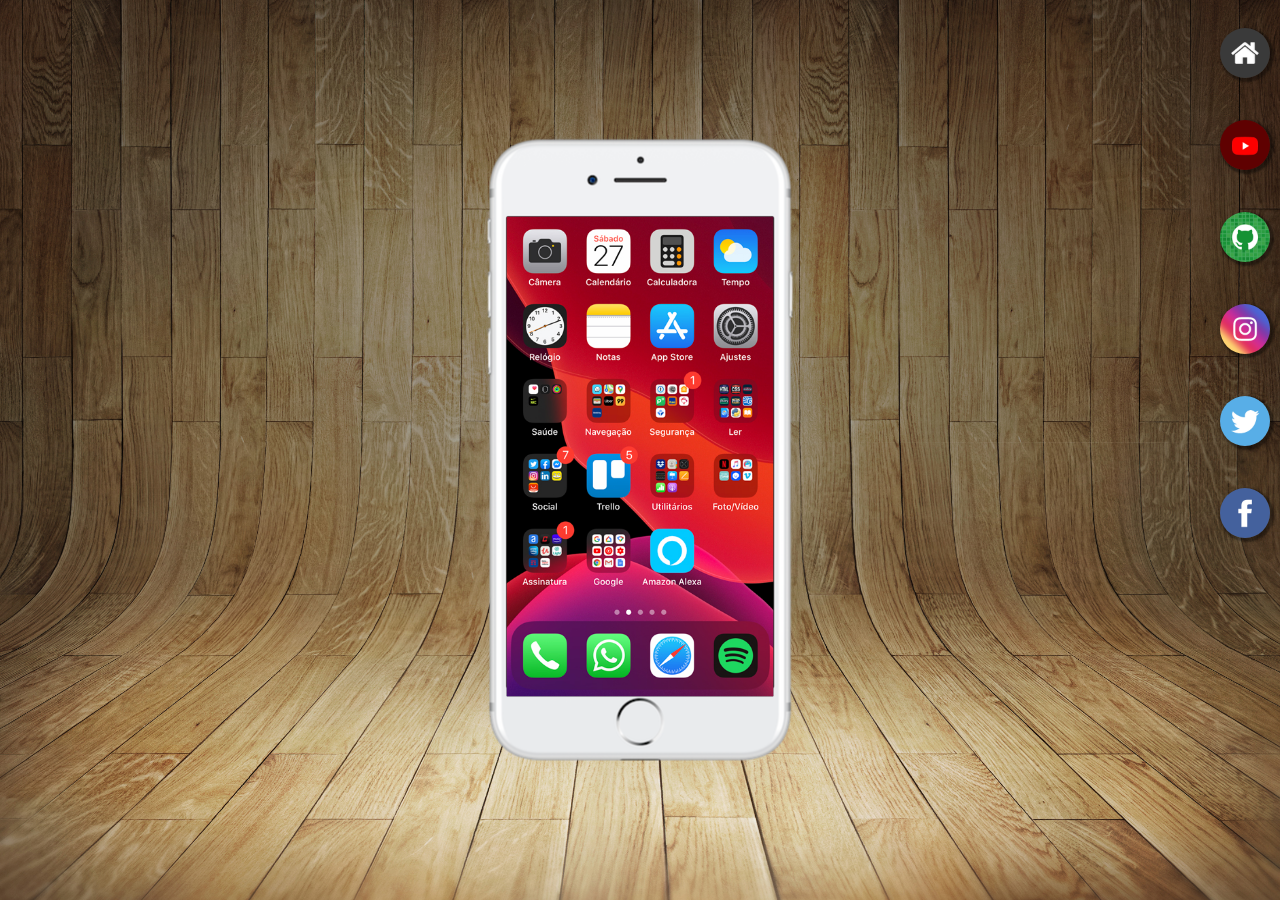
<file: index.html>
<!DOCTYPE html>
<html lang="pt-br">
<head>
    <meta charset="UTF-8">
    <meta name="viewport" content="width=device-width, initial-scale=1.0">
    <title>projeto social</title>
    <link rel="shortcut icon" href="pacote-d013 (1)/pacote-d013/favicon.ico" type="image/x-icon">
    <link rel="stylesheet" href="estilos/style.css">
</head>
<body>
    <main>
        <section id="telefone">
            <iframe src="home.html" frameborder="0" name="tela" id="tela">
                seu navegador não e compativel com isso
            </iframe>

        </section>
        <section id="redes-sociais">
            <br><a href="home.html" target="tela"><img src="imagens/logo-home.jpg" alt="home"></a></br>
            <br><a href="youtube.html" target="tela"><img src="imagens/logo-youtube.jpg" alt="youtube"></a></br>
            <br><a href="github.html" target="tela"><img src="imagens/logo-github.jpg" alt="github"></a></br>
            <br><a href="instagram.html" target="tela"><img src="imagens/logo-instagram.jpg" alt="isntagram"></a></br>
            <br><a href="twitter.html" target="tela"><img src="imagens/logo-twitter.jpg" alt="twitter"></a></br>
            <br><a href="facebook.html" target="tela"><img src="imagens/logo-facebook.jpg" alt="facebook"></a></br>
        </section>
    </main>
    
</body>
</html>
</file>
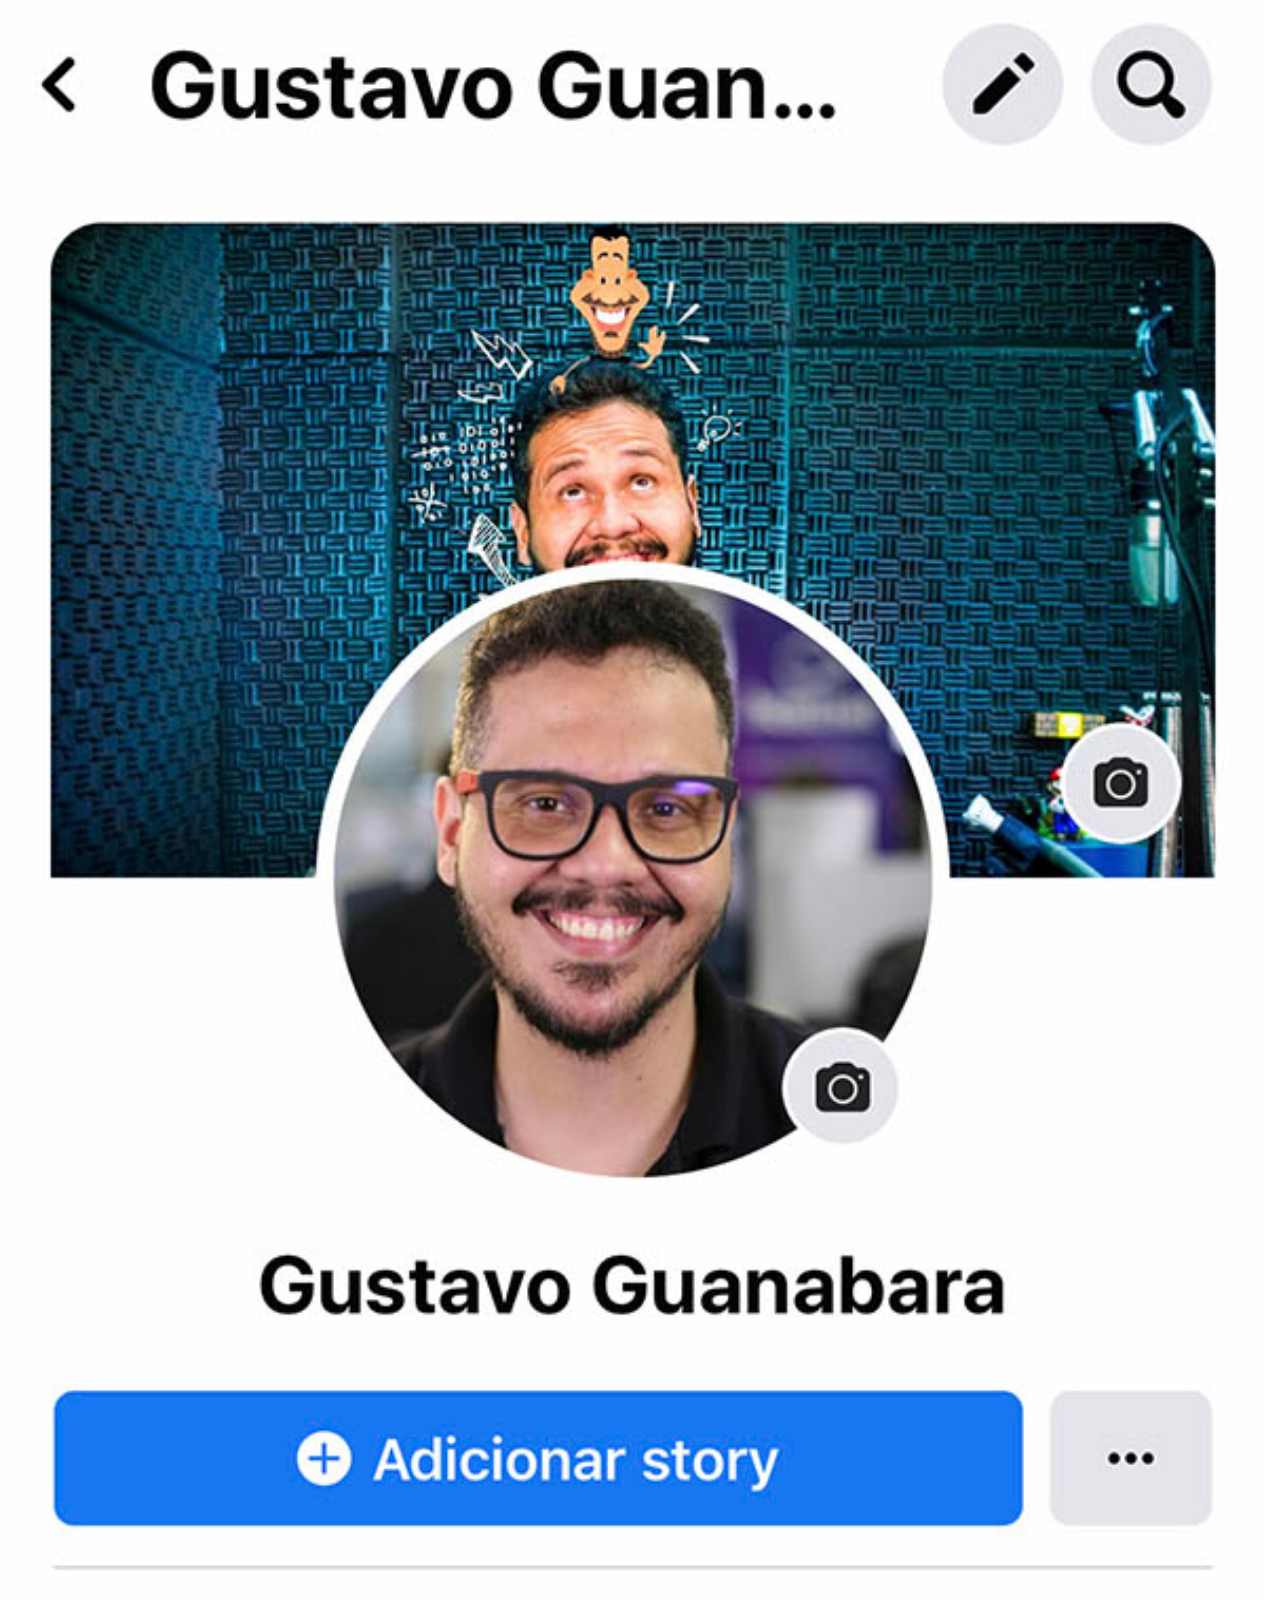
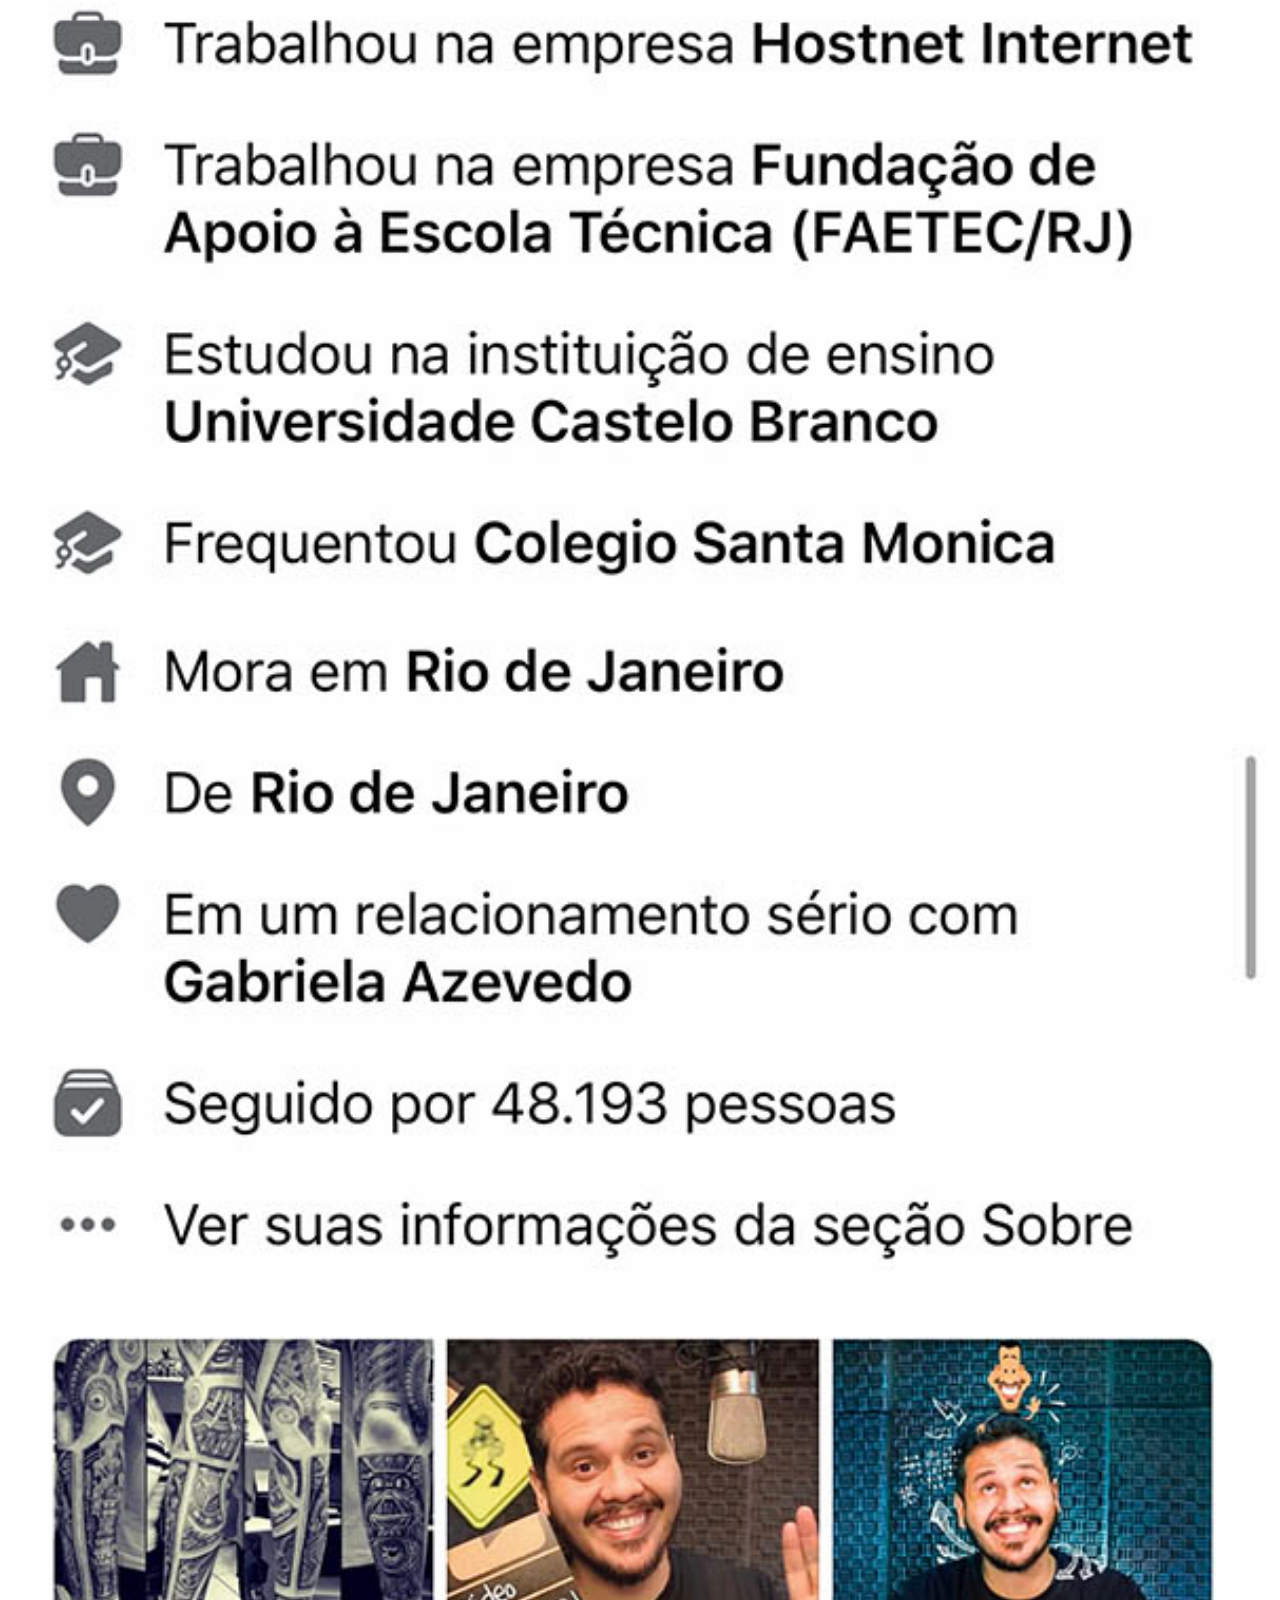
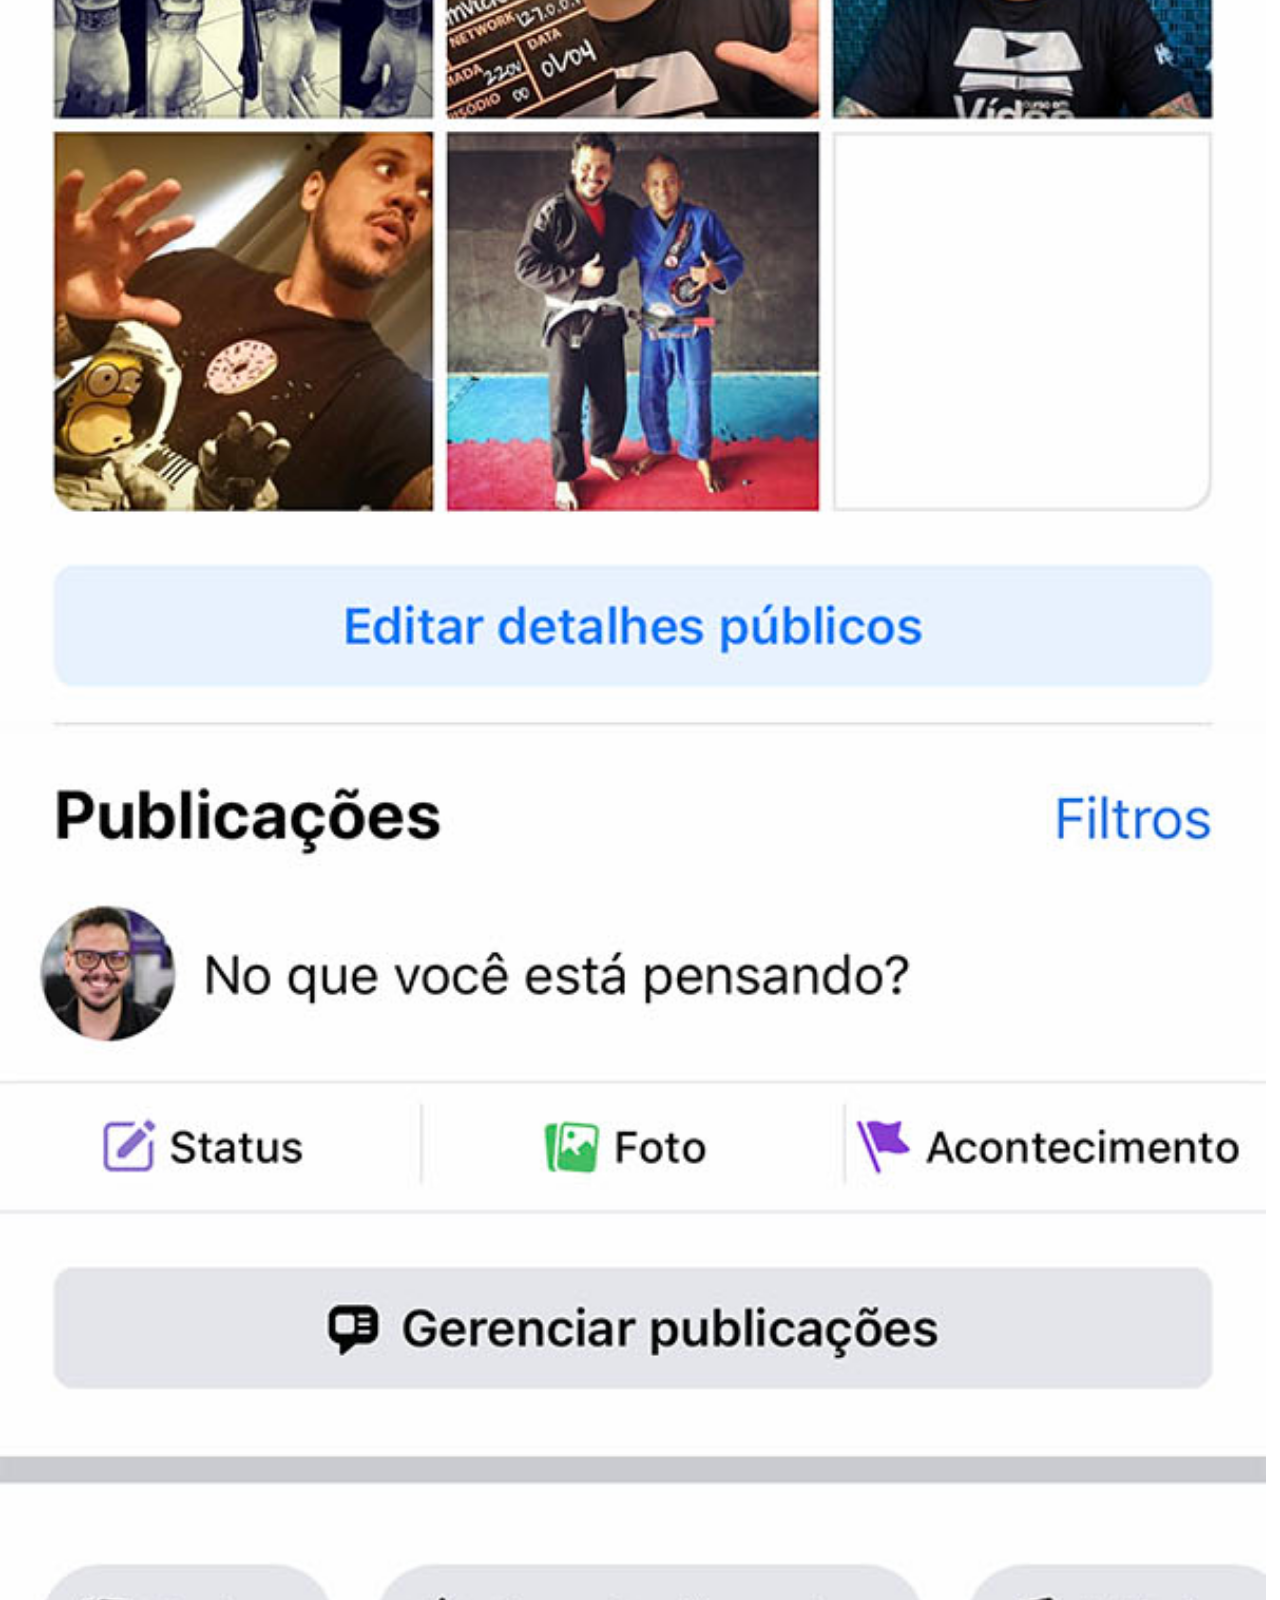
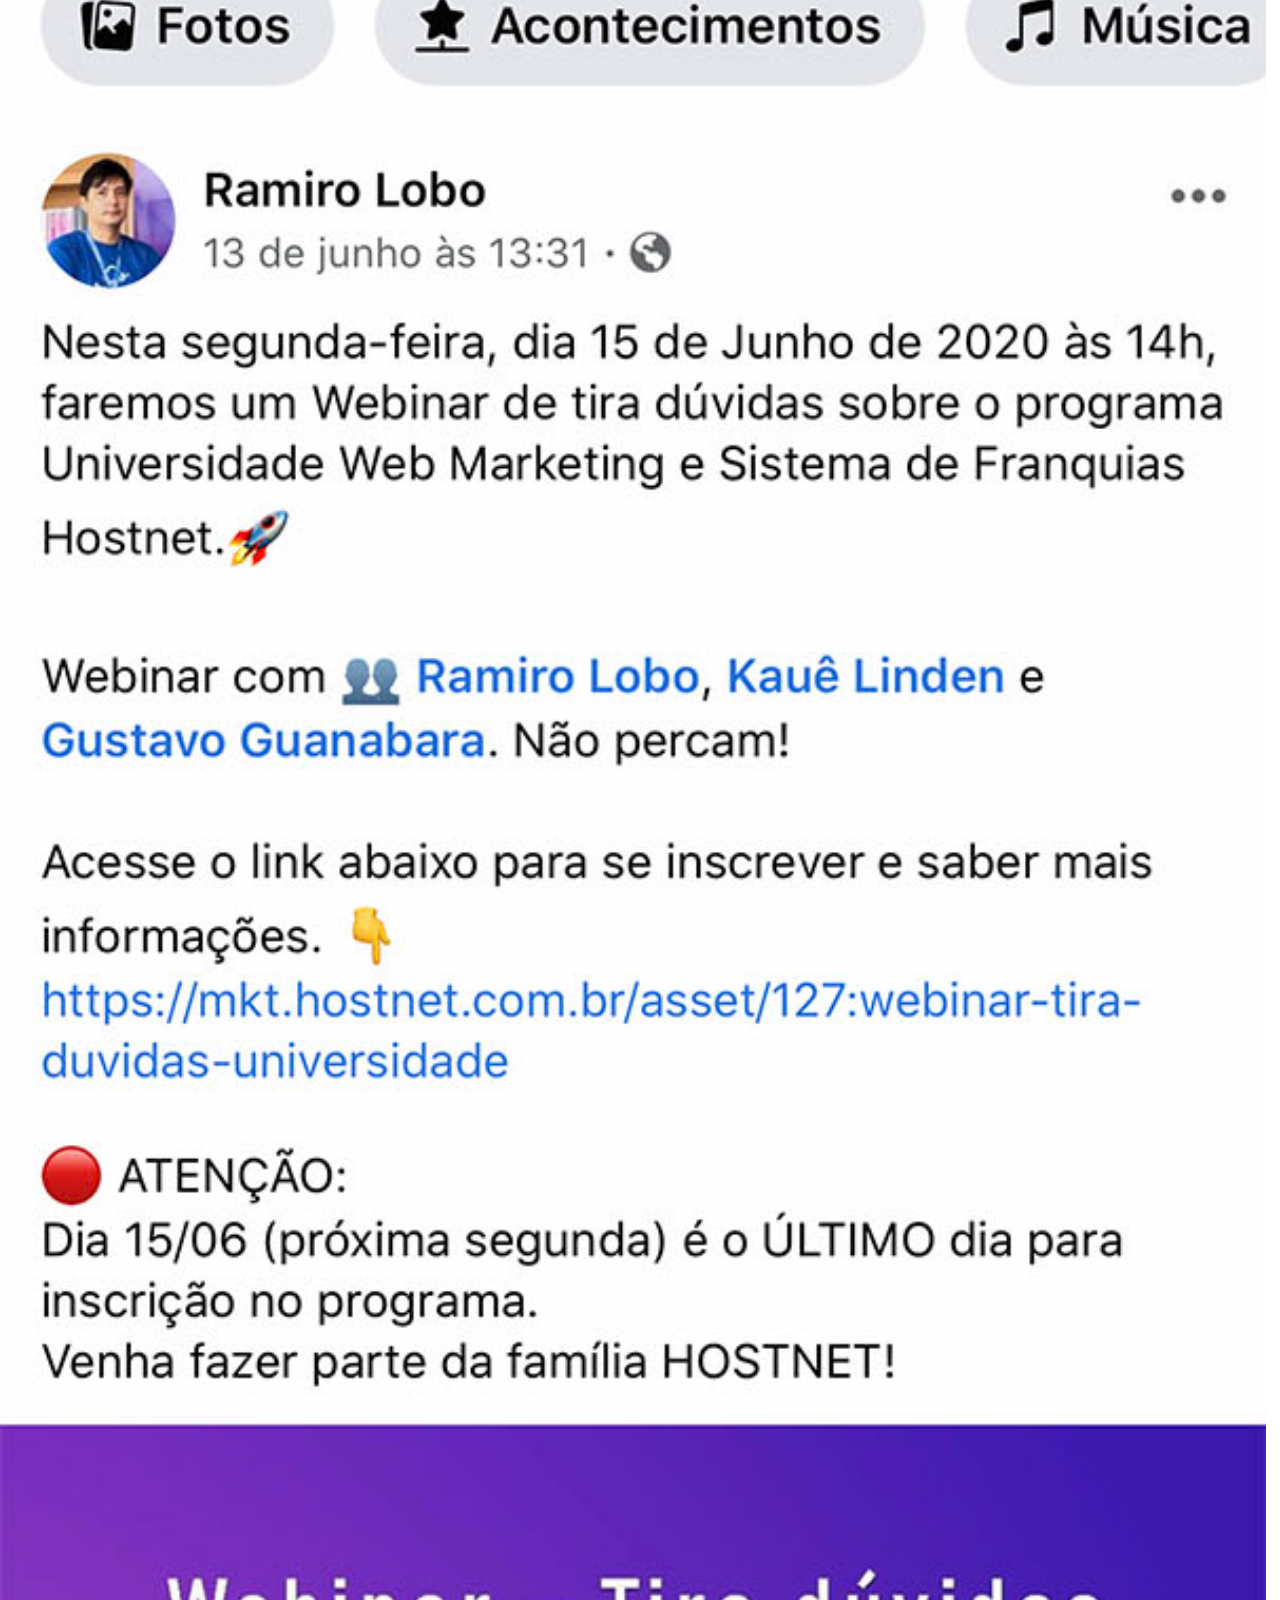
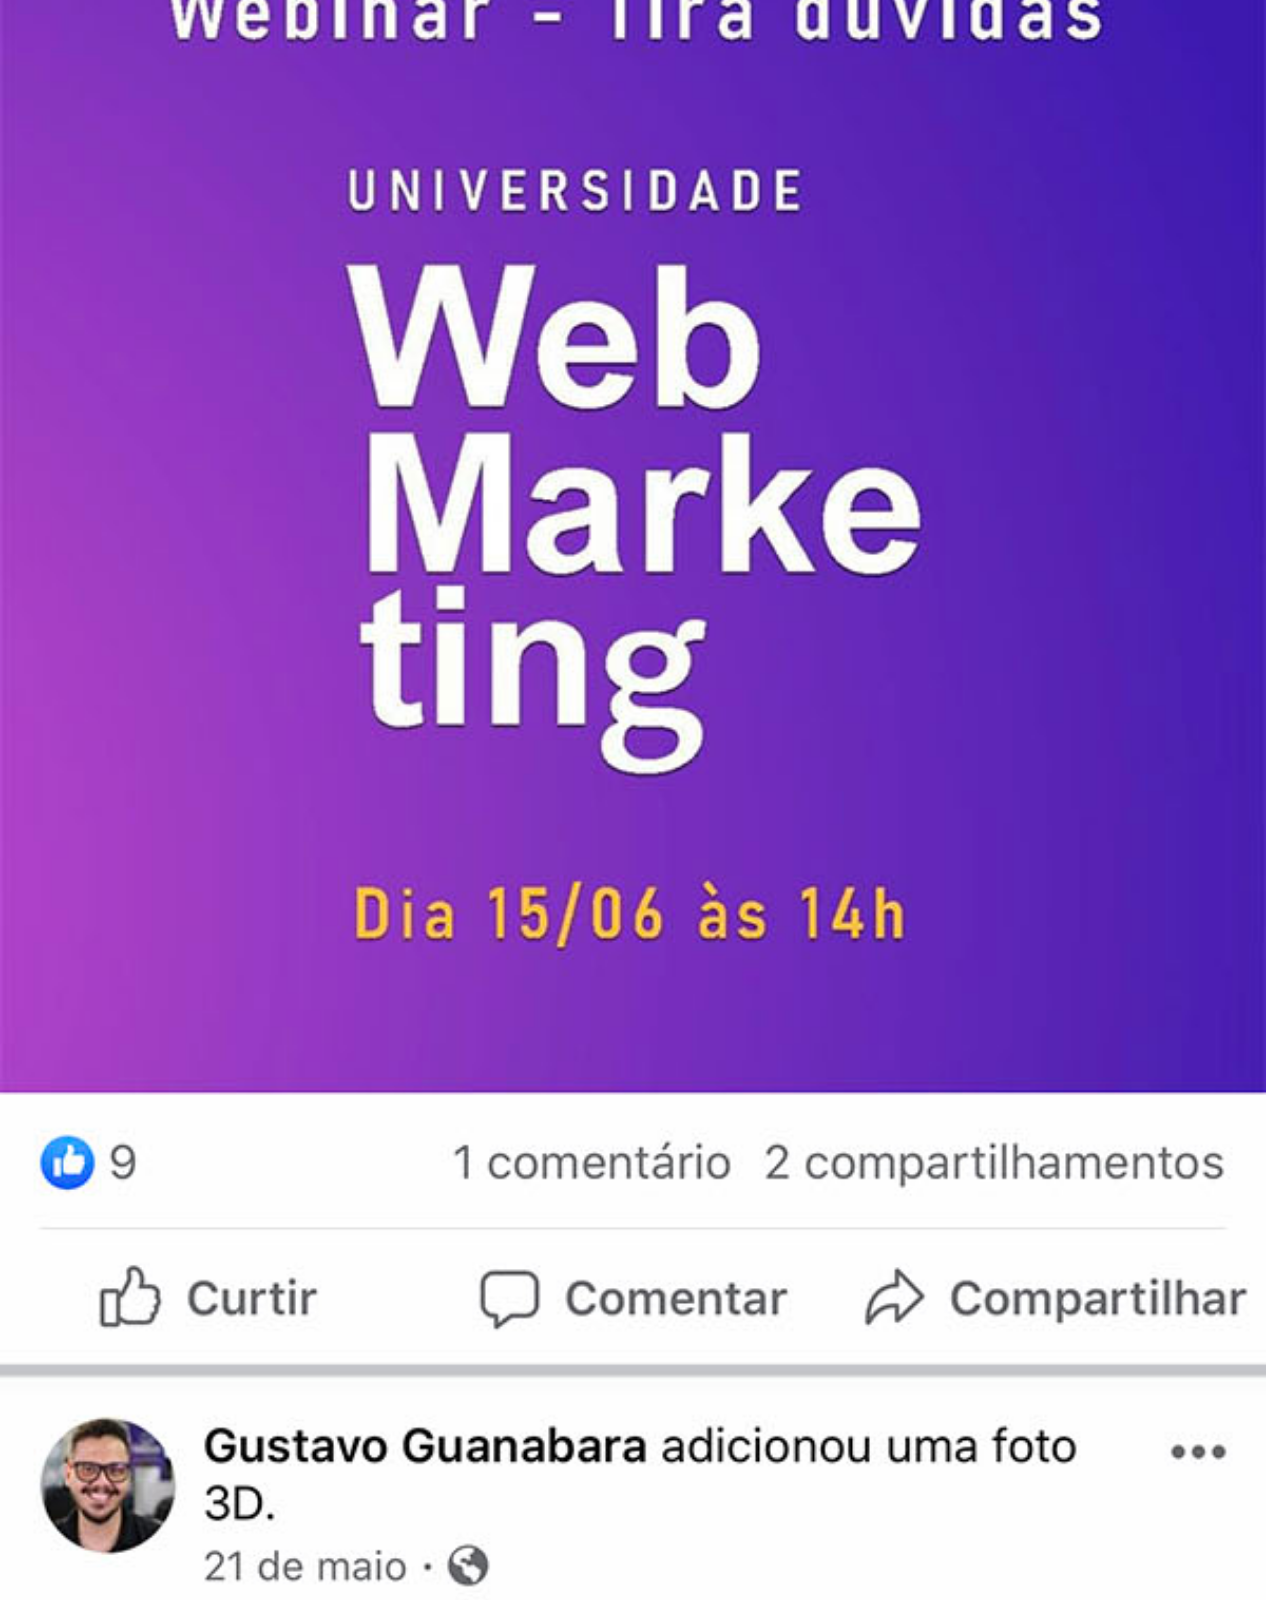
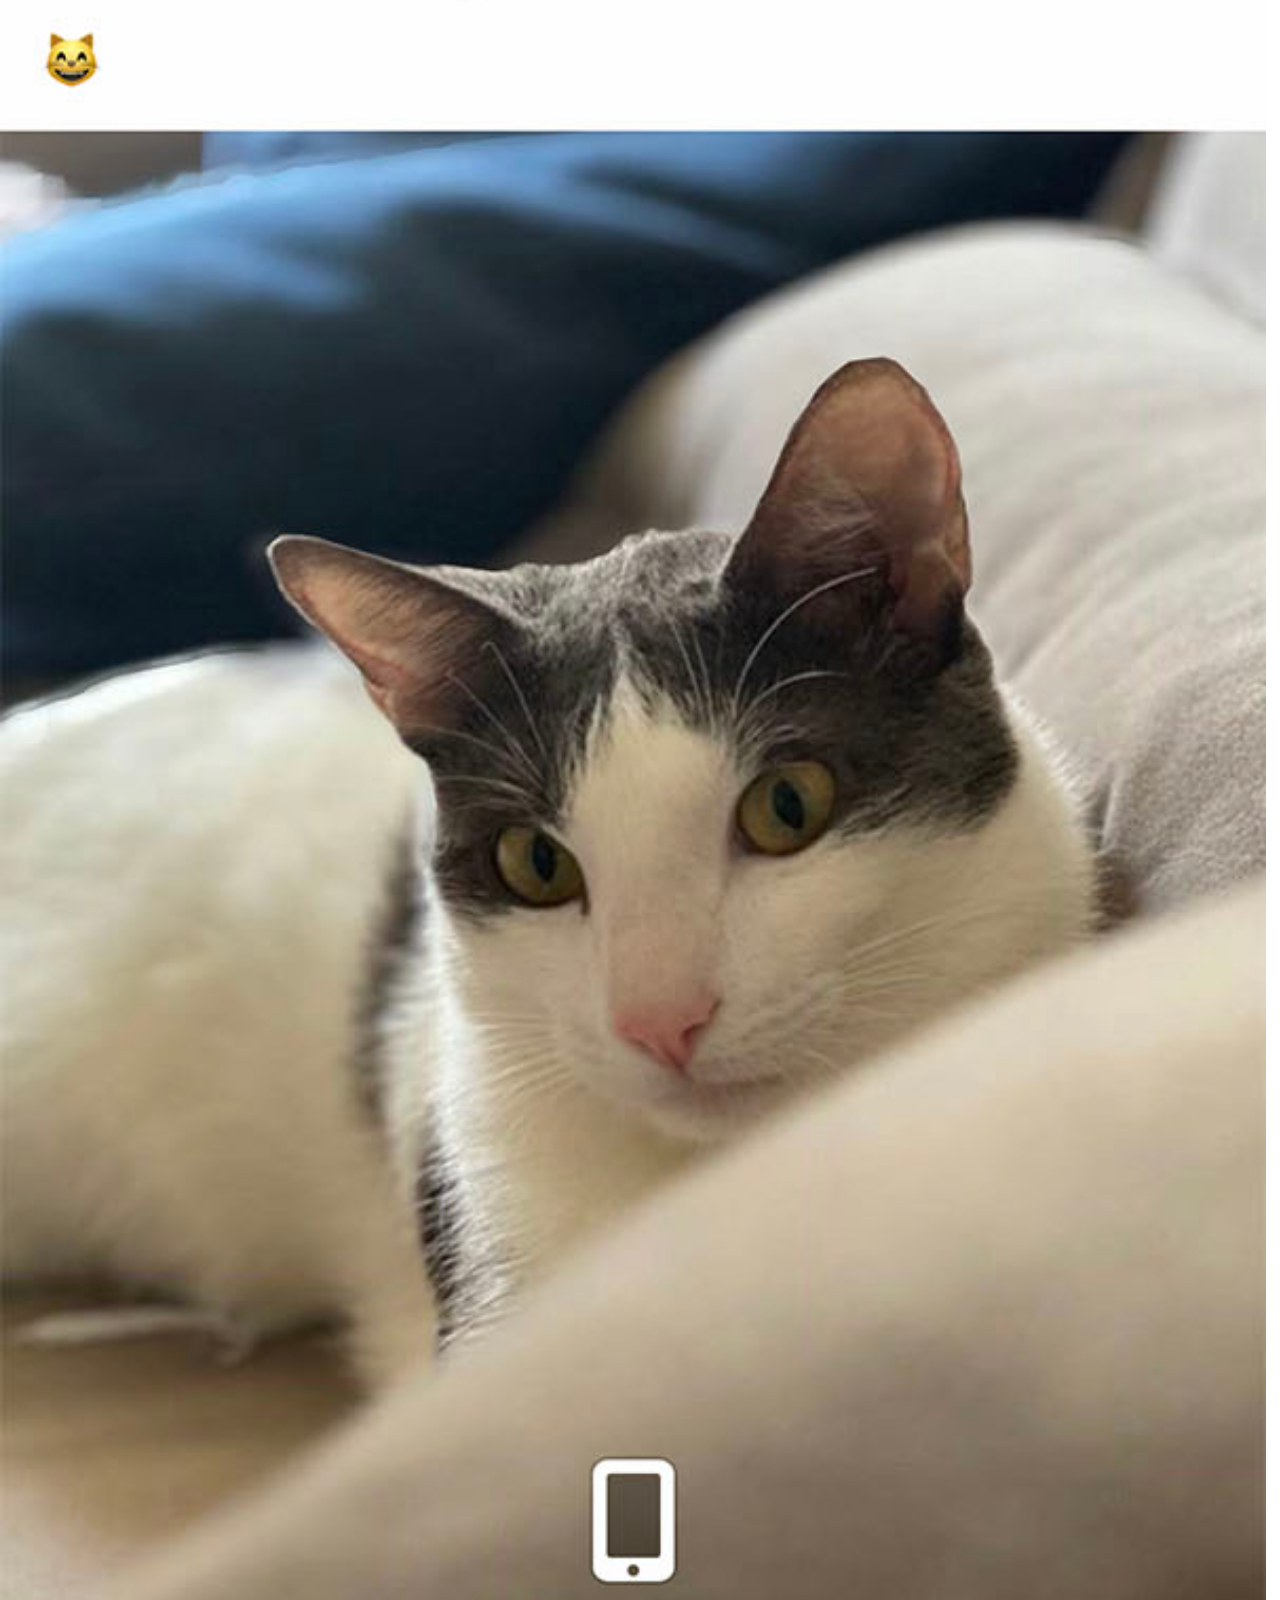
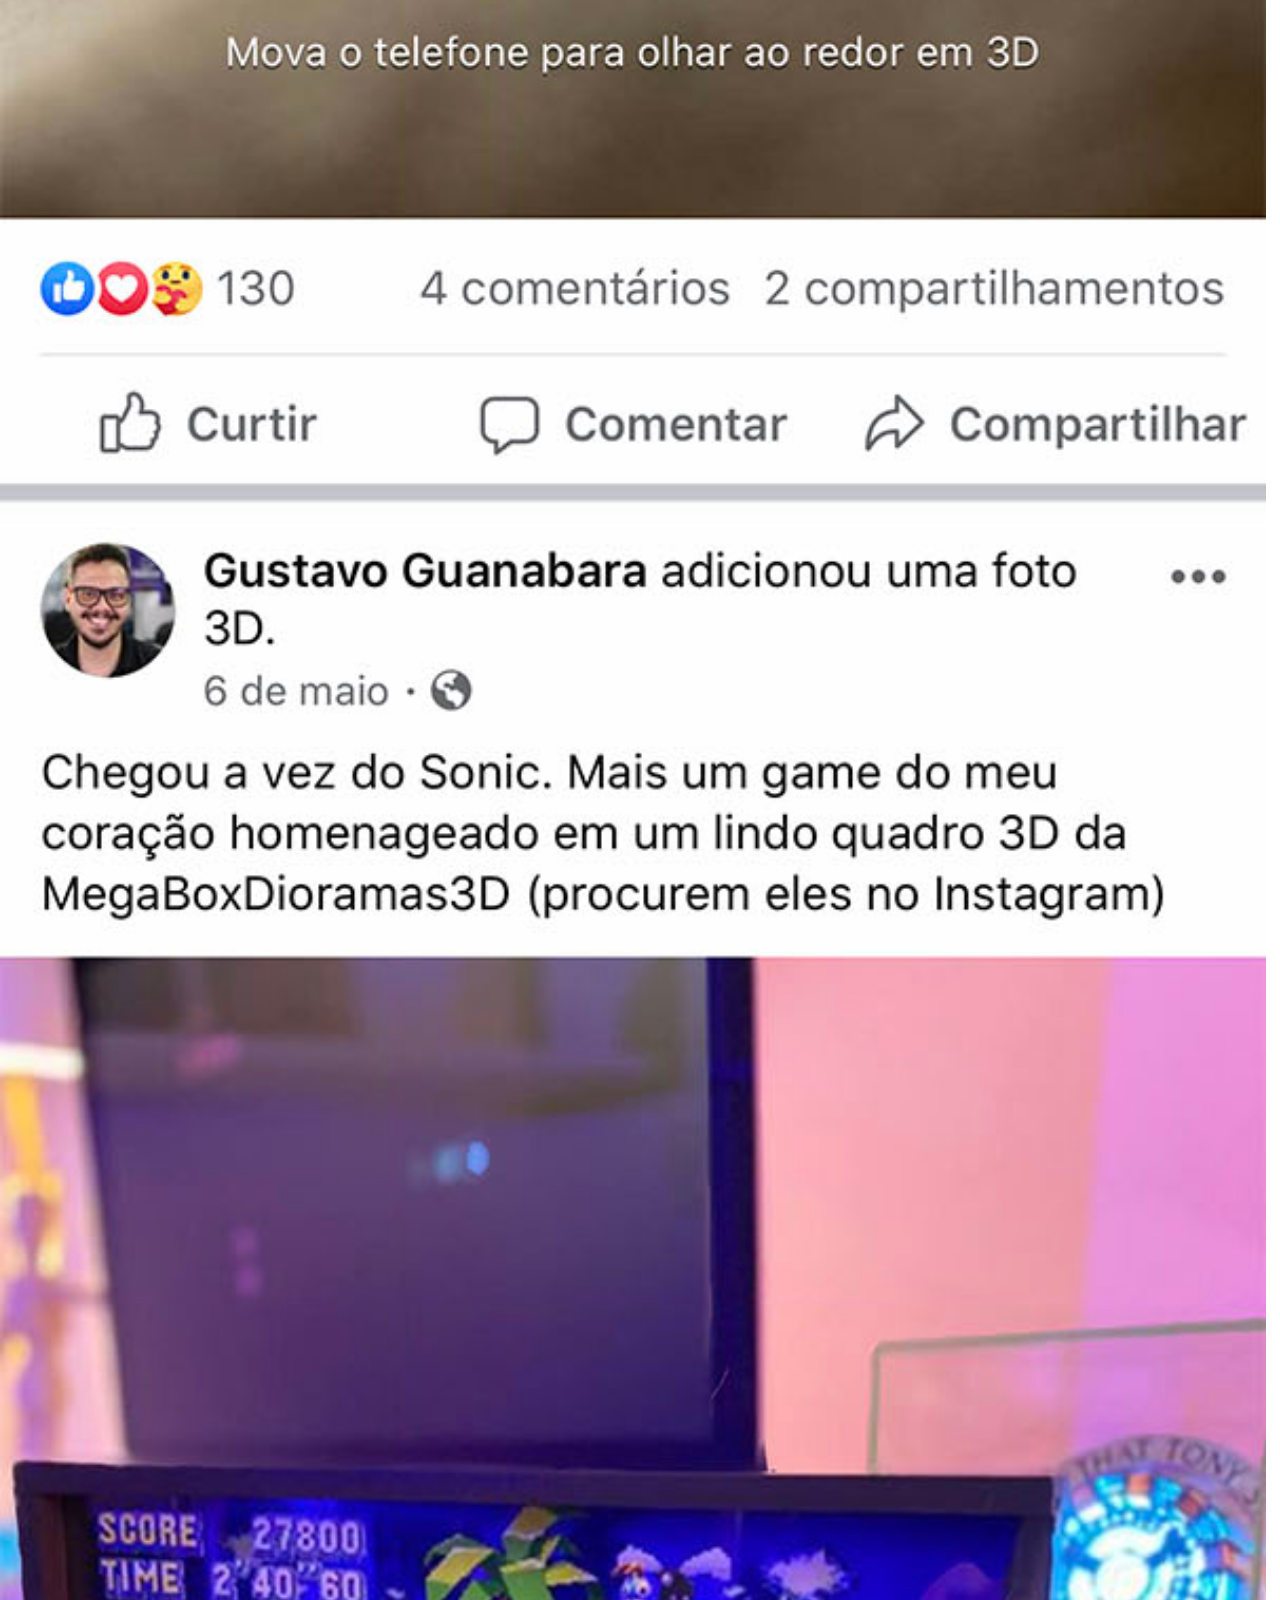
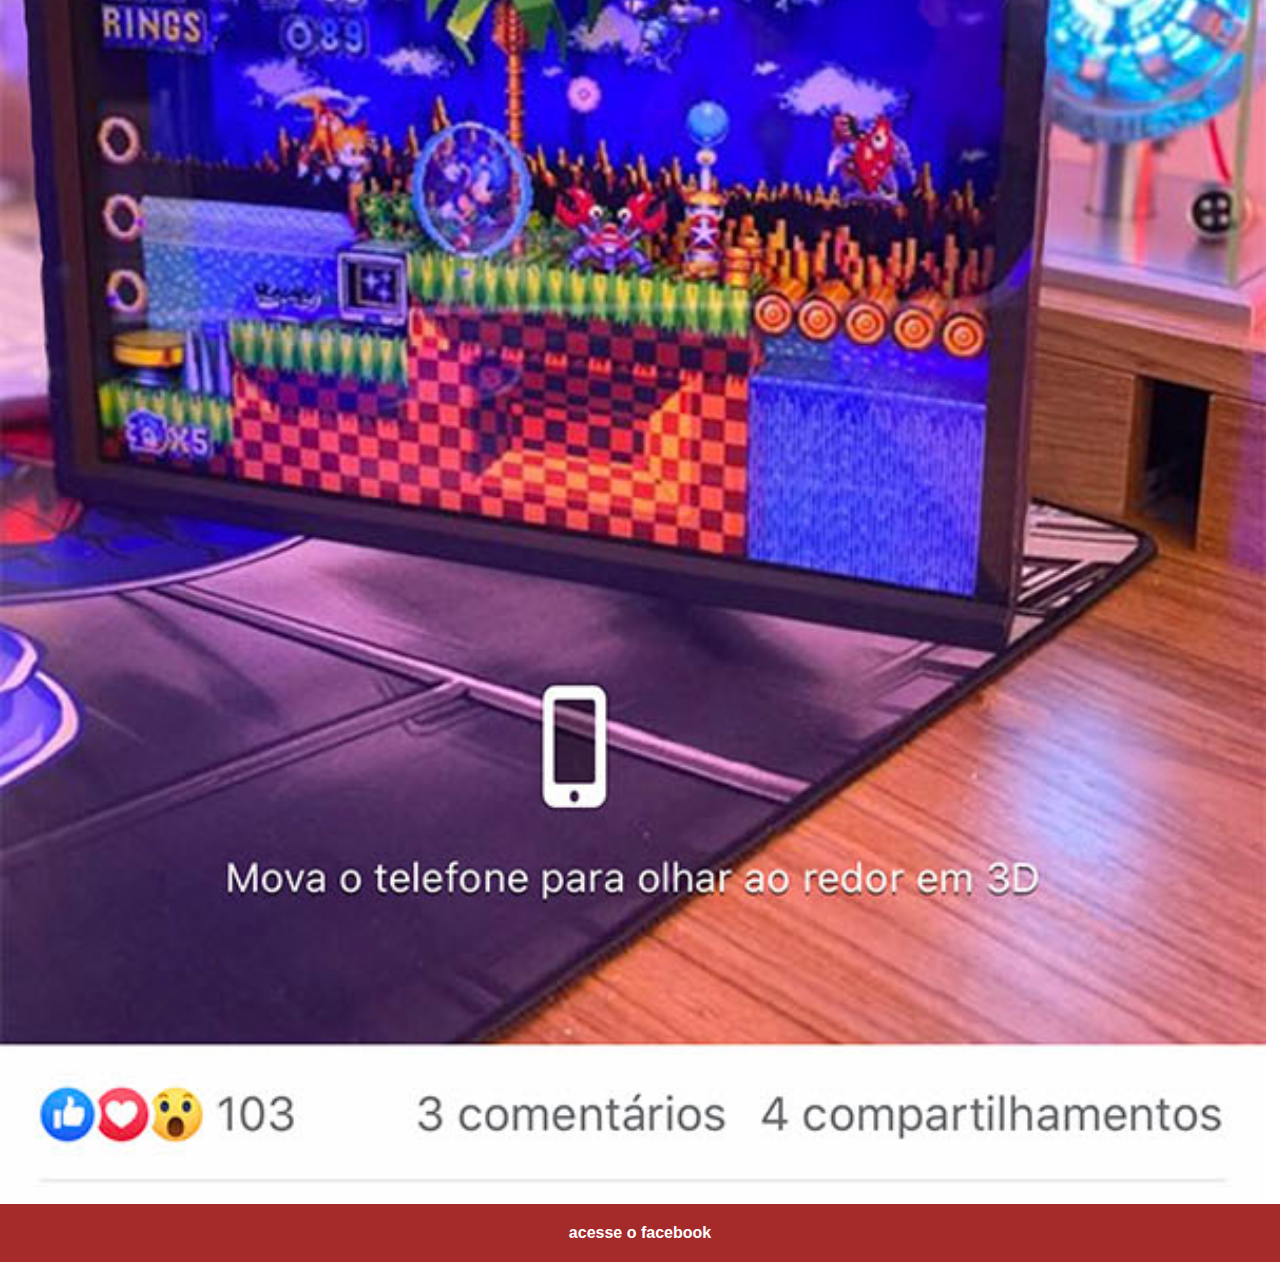
<file: facebook.html>
<!DOCTYPE html>
<html lang="pt-br">
<head>
    <meta charset="UTF-8">
    <meta name="viewport" content="width=device-width, initial-scale=1.0">
    <title>facebook</title>
    <link rel="stylesheet" href="estilos/social.css">
</head>
<body>
    <img src="imagens/tela-facebook.jpg" alt="facebook">
    <a href="https://pt-br.facebook.com/" target="_blank">acesse o facebook</a>
    
</body>
</html>
</file>
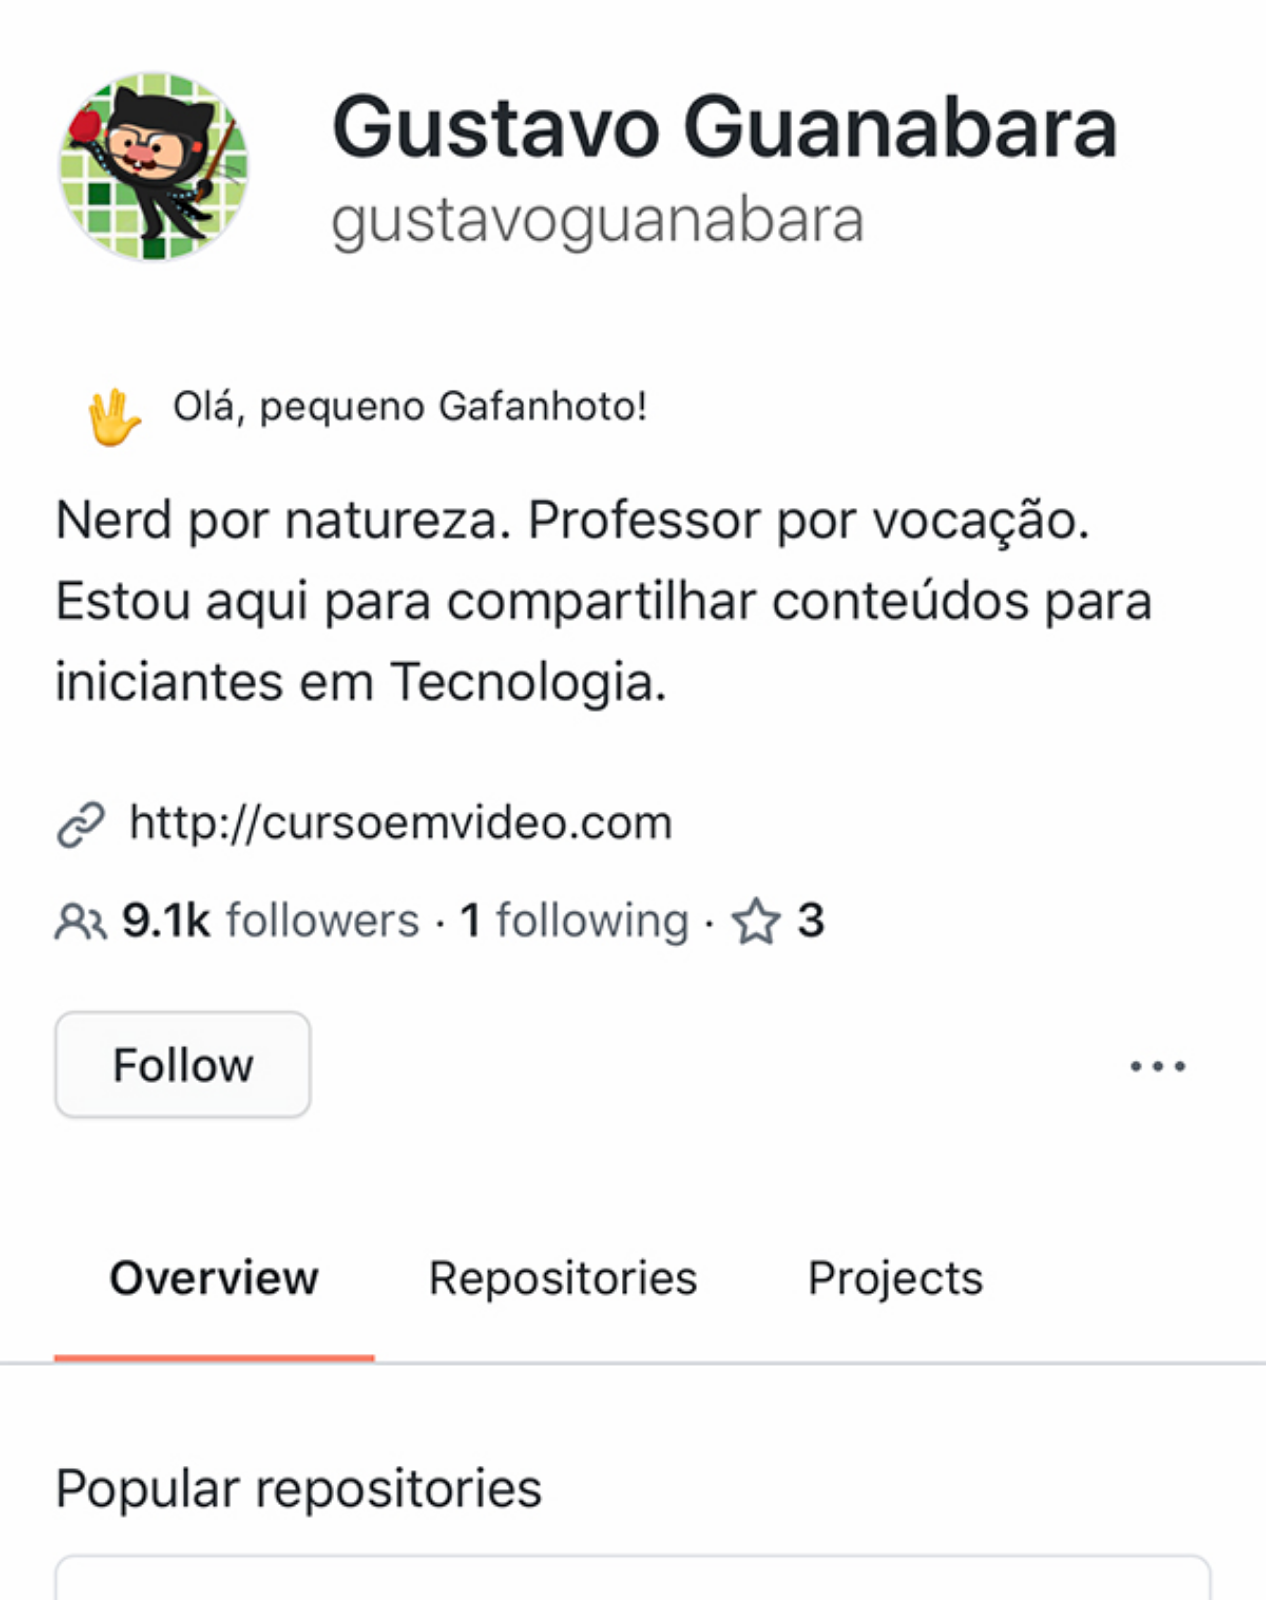
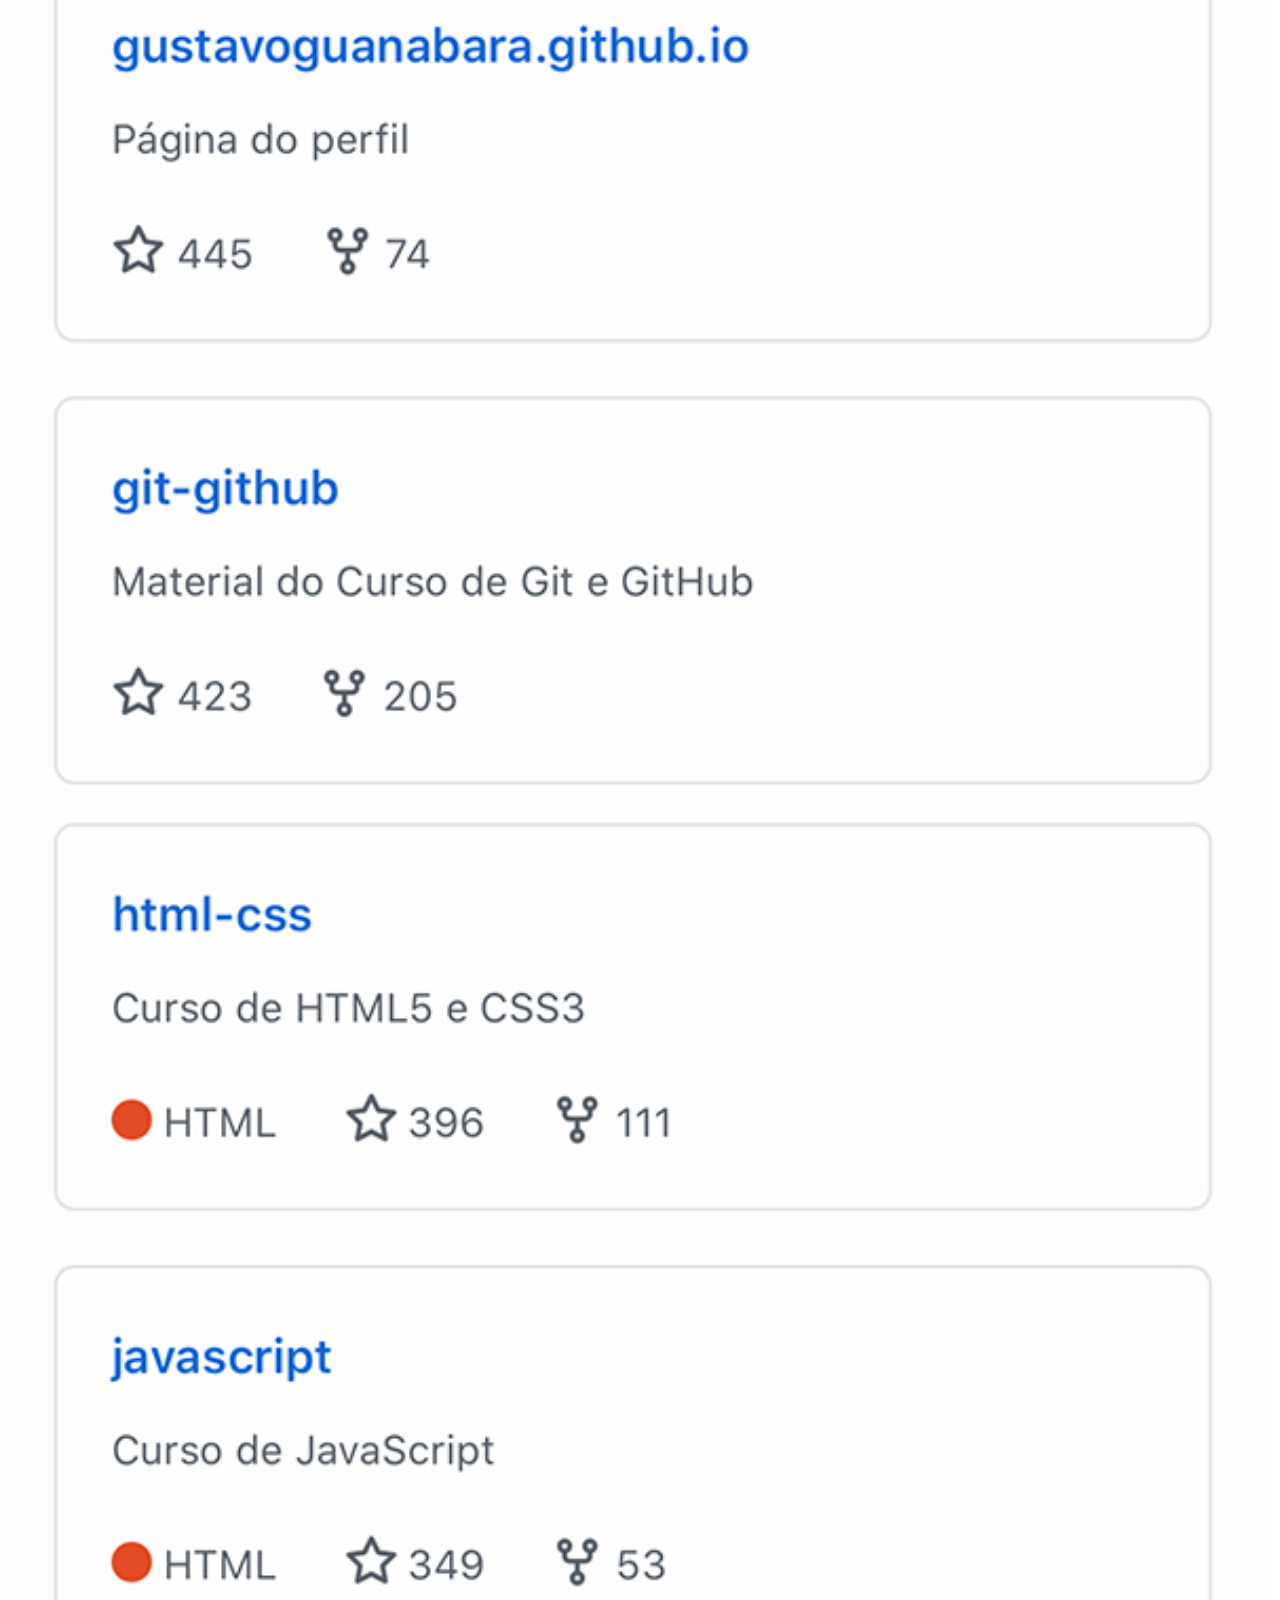
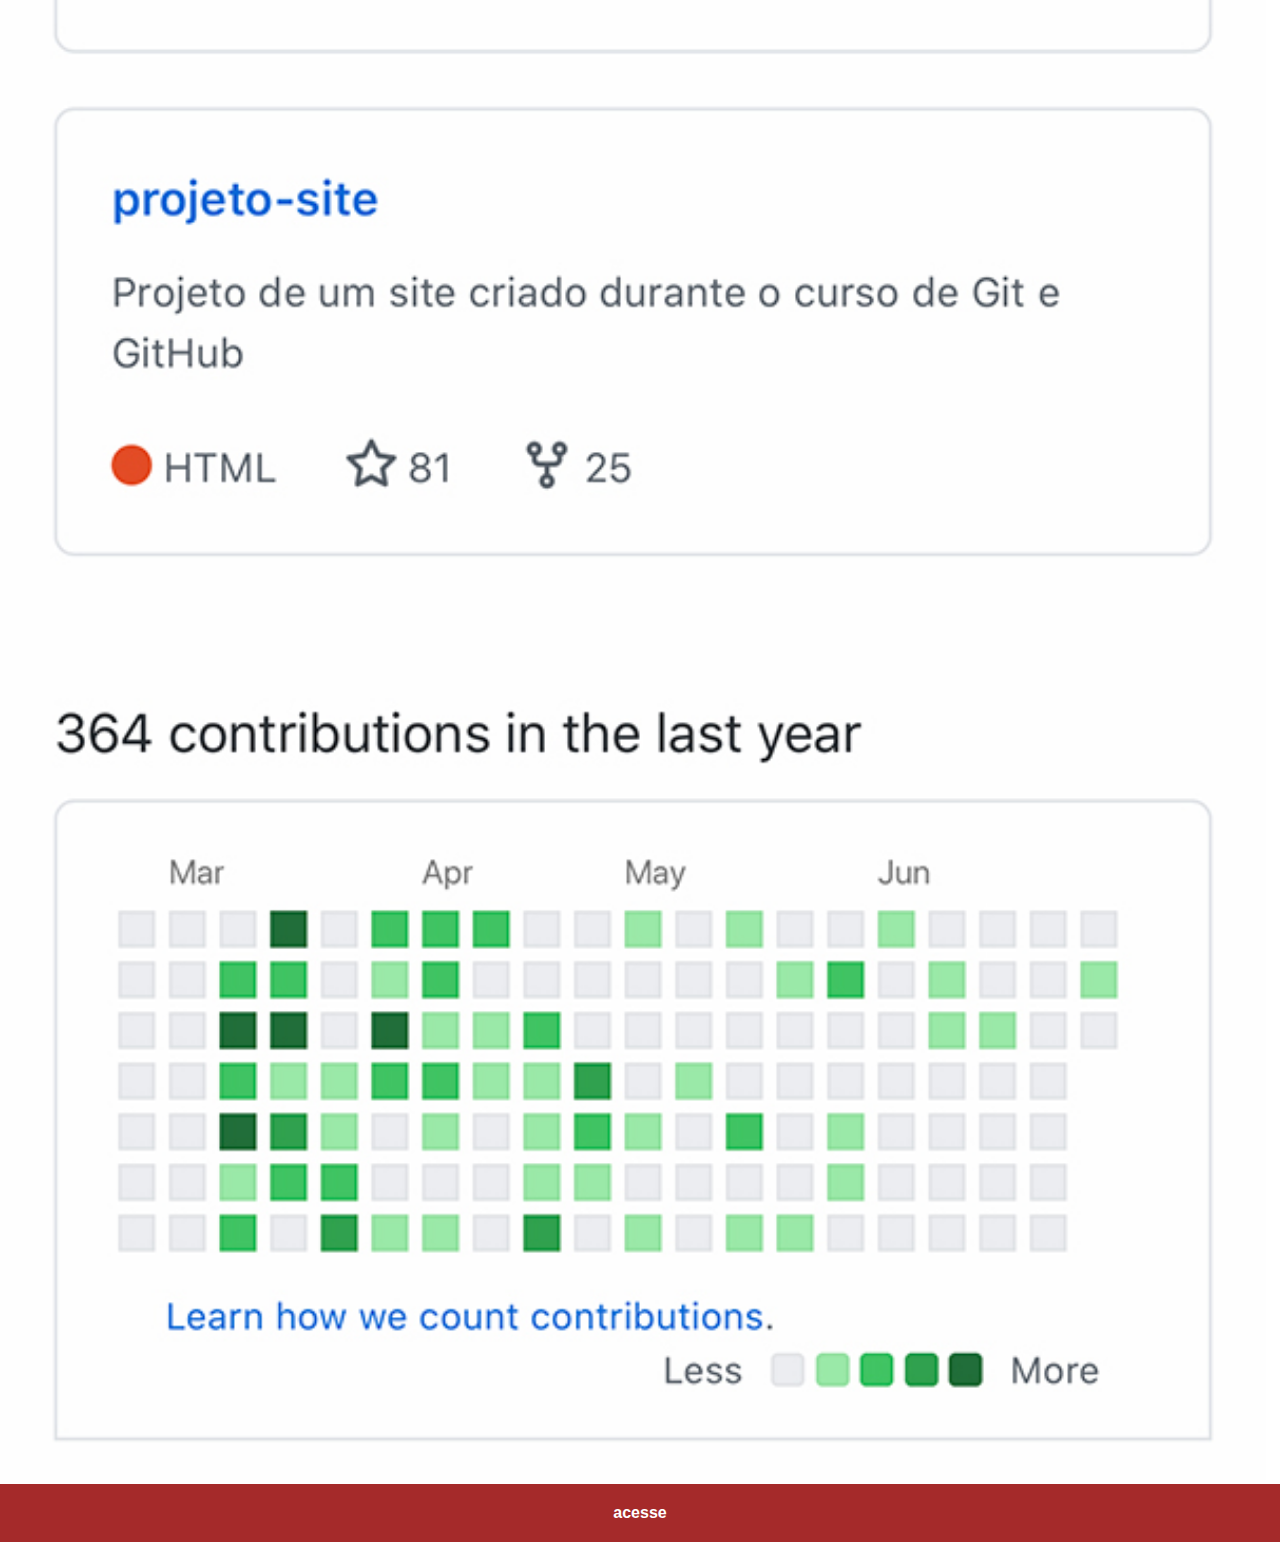
<file: github.html>
<!DOCTYPE html>
<html lang="pt-br">
<head>
    <meta charset="UTF-8">
    <meta name="viewport" content="width=device-width, initial-scale=1.0">
    <title>github</title>
    <link rel="stylesheet" href="estilos/social.css">
</head>
<body>
    <img src="imagens/tela-github.jpg" alt="github">
    <a href="https://github.com/yMatheusFernandes" target="_blank">acesse</a>
    
</body>
</html>
</file>
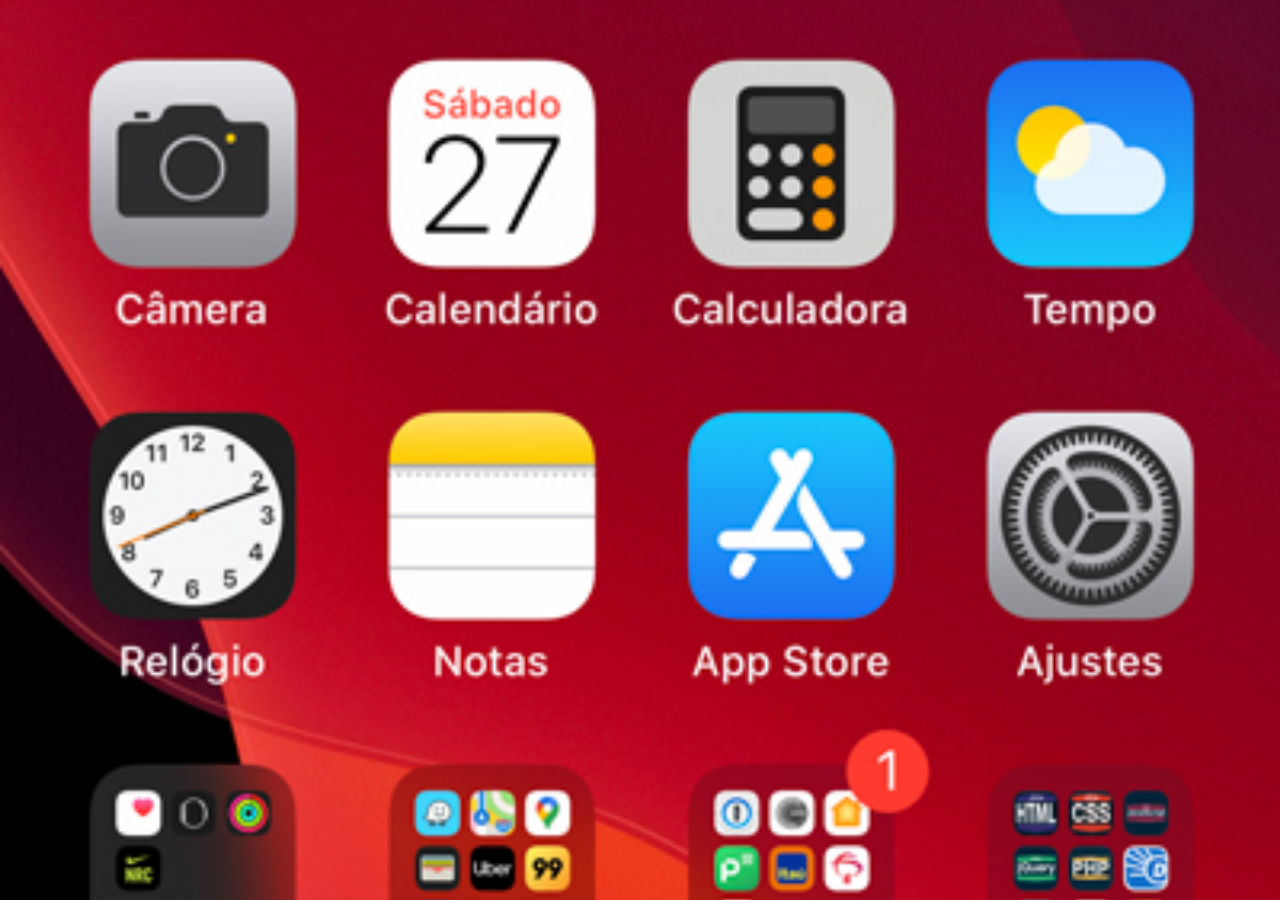
<file: home.html>
<!DOCTYPE html>
<html lang="pt-br">
<head>
    <meta charset="UTF-8">
    <meta name="viewport" content="width=device-width, initial-scale=1.0">
    <title>home</title>
    <link rel="stylesheet" href="estilos/social.css">
    <style>
        *{
            margin: 0px;
            padding: 0px;
        }

        body{
            width: 100vw;
            height: 100vh;
            background: black url(imagens/tela-home.jpg) no-repeat top center;
            background-size: cover;
        }
    </style>
</head>
<body>
    
</body>
</html>
</file>
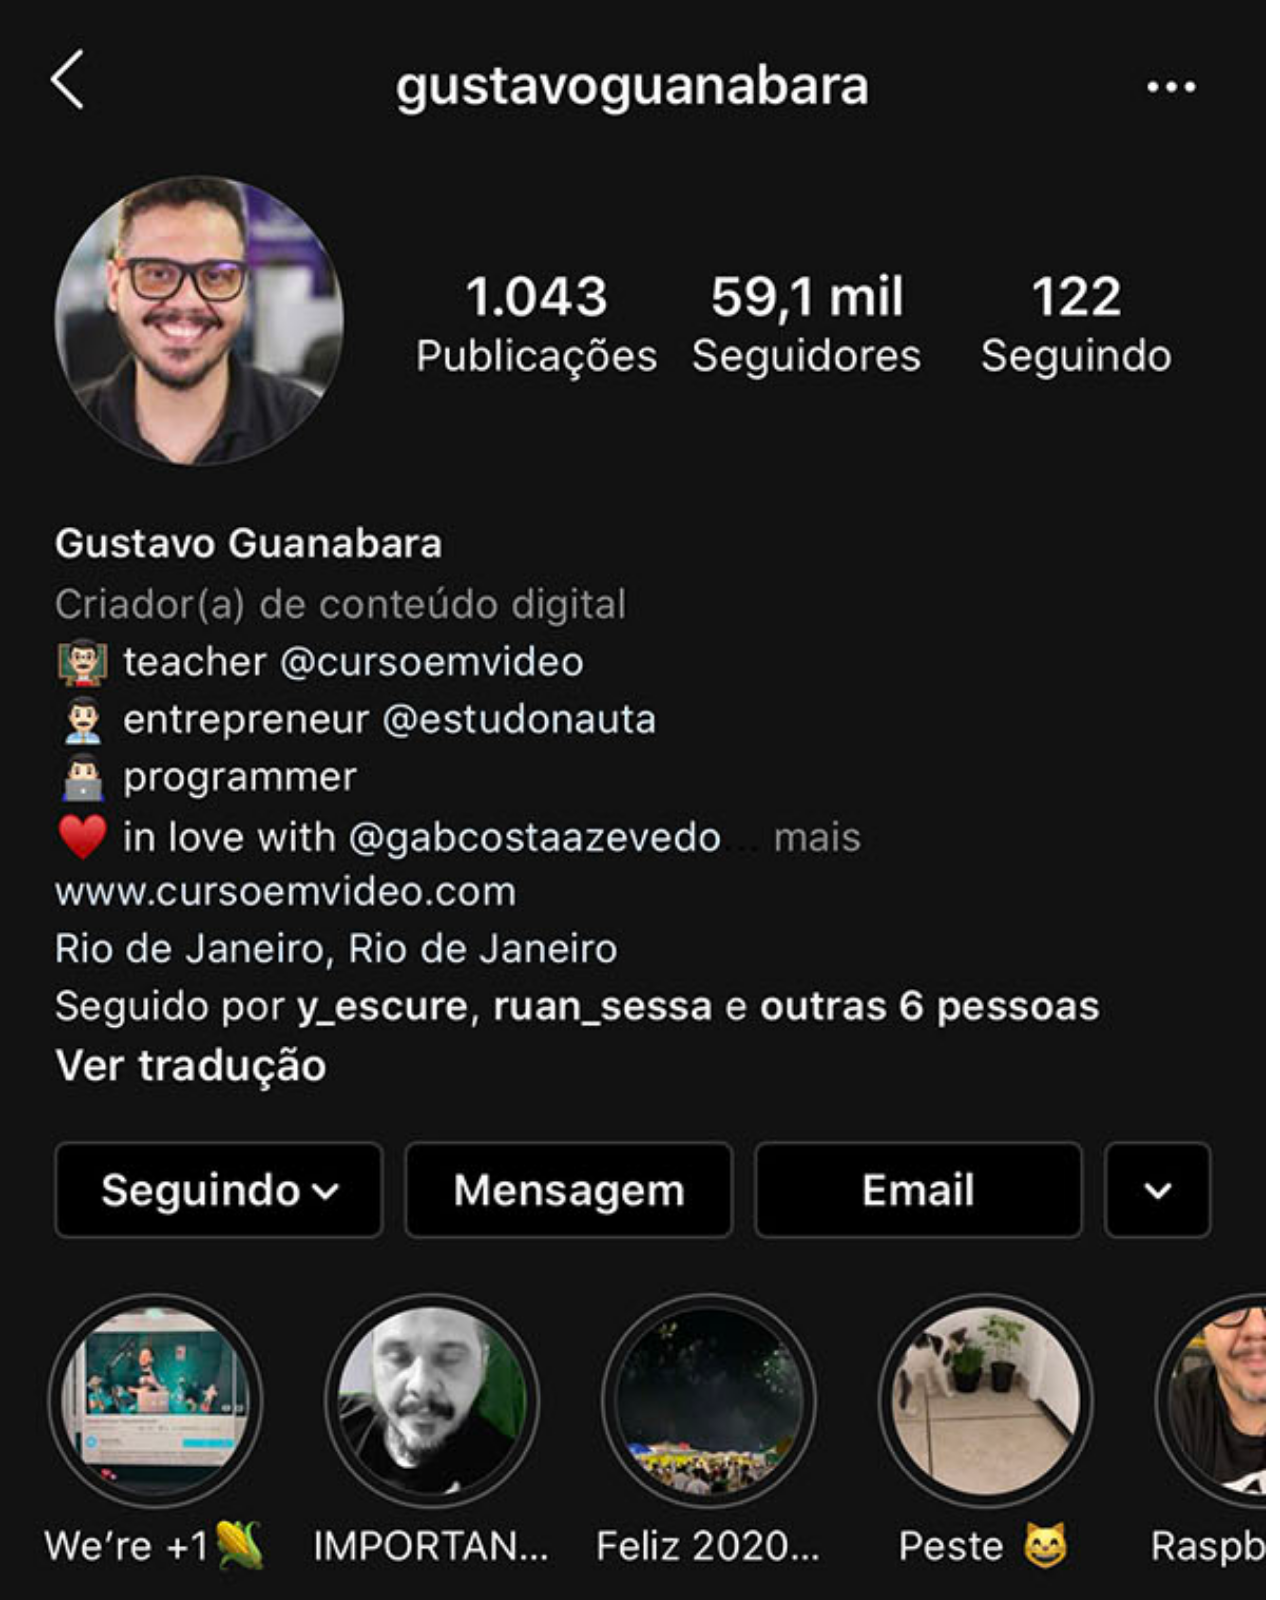
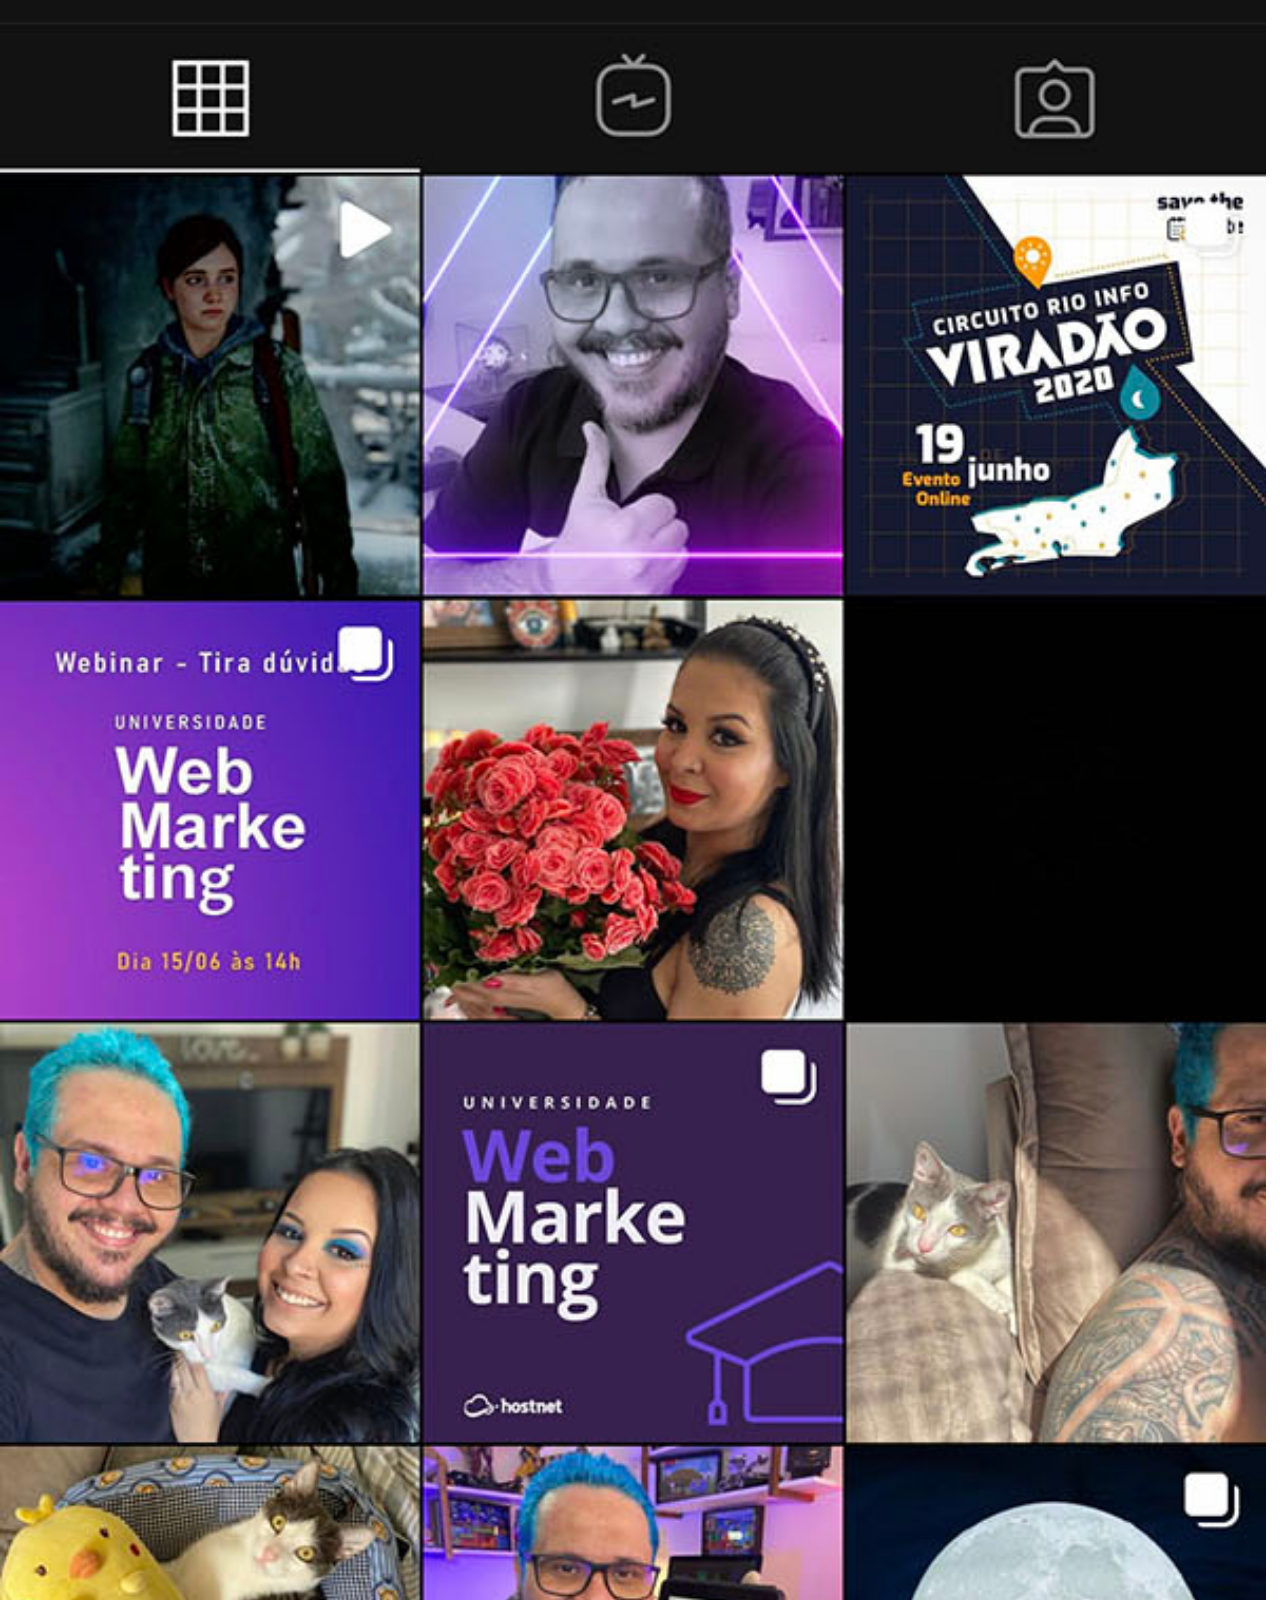
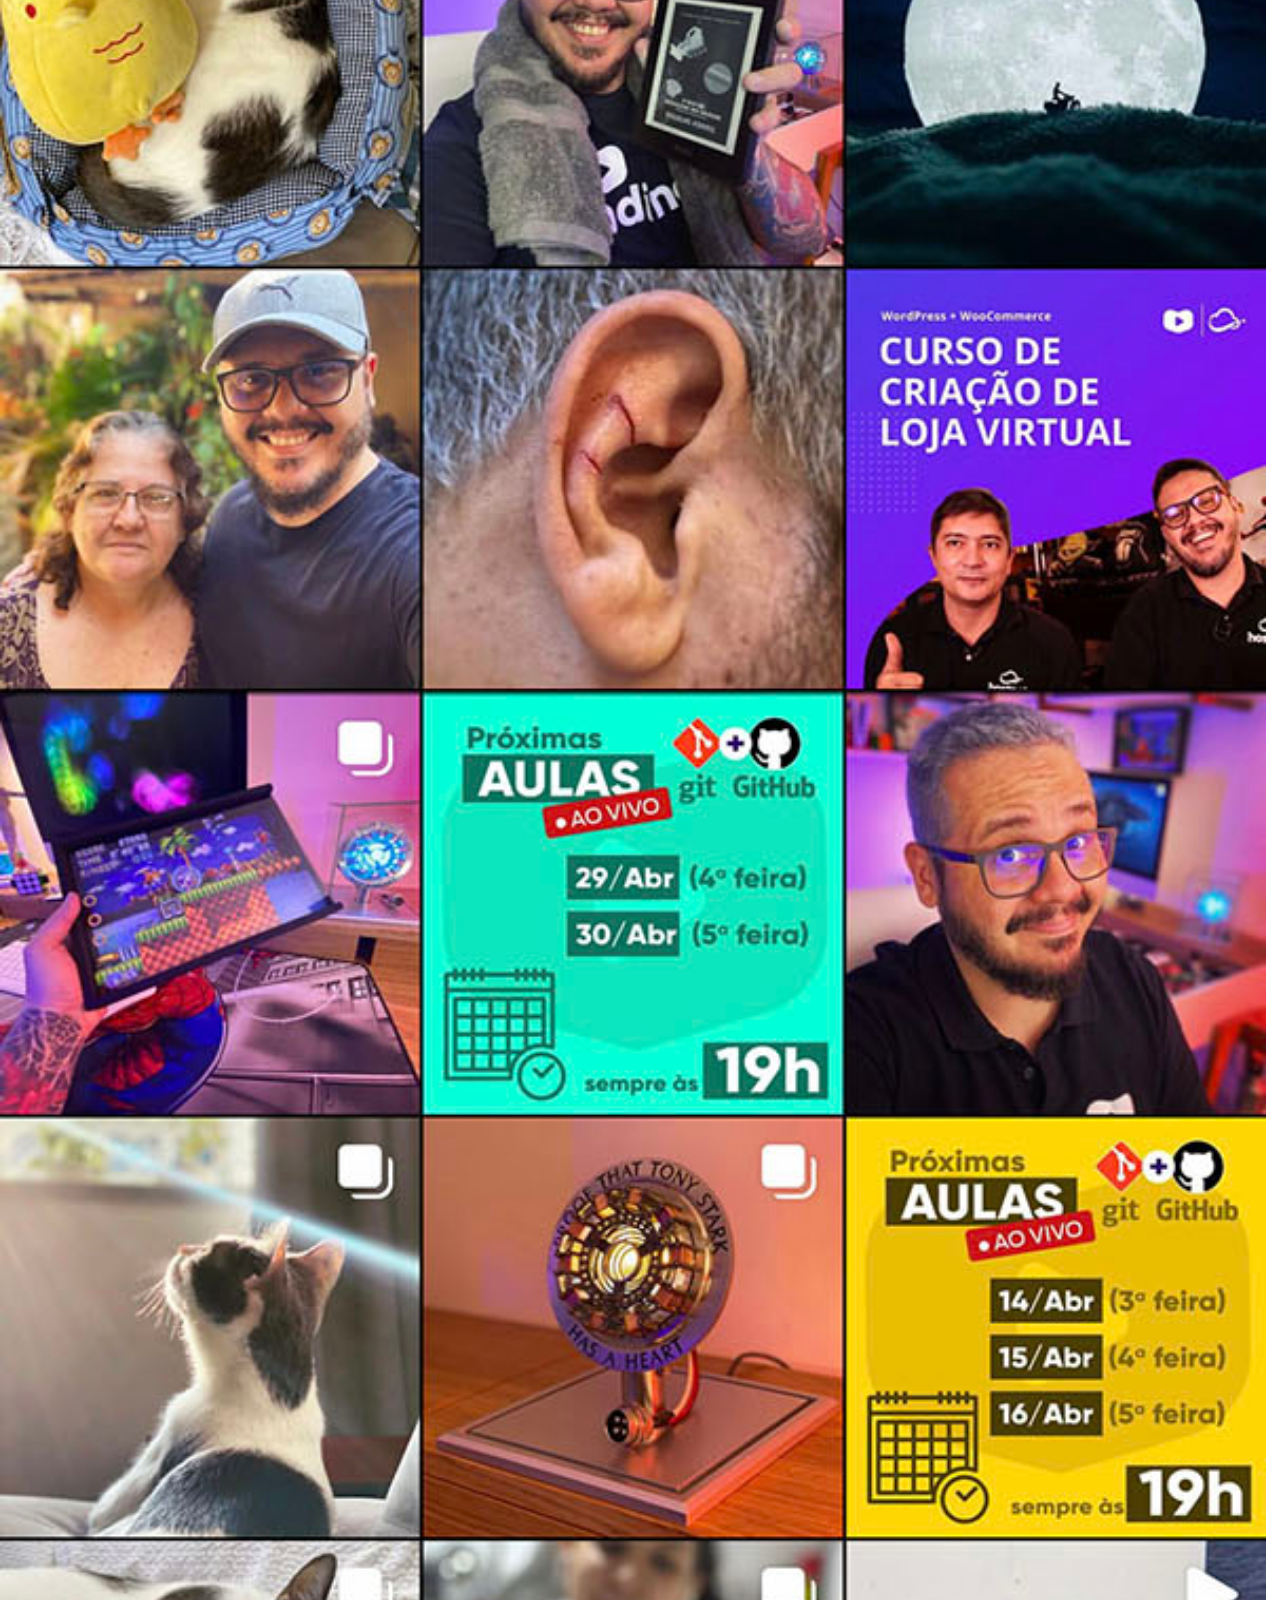
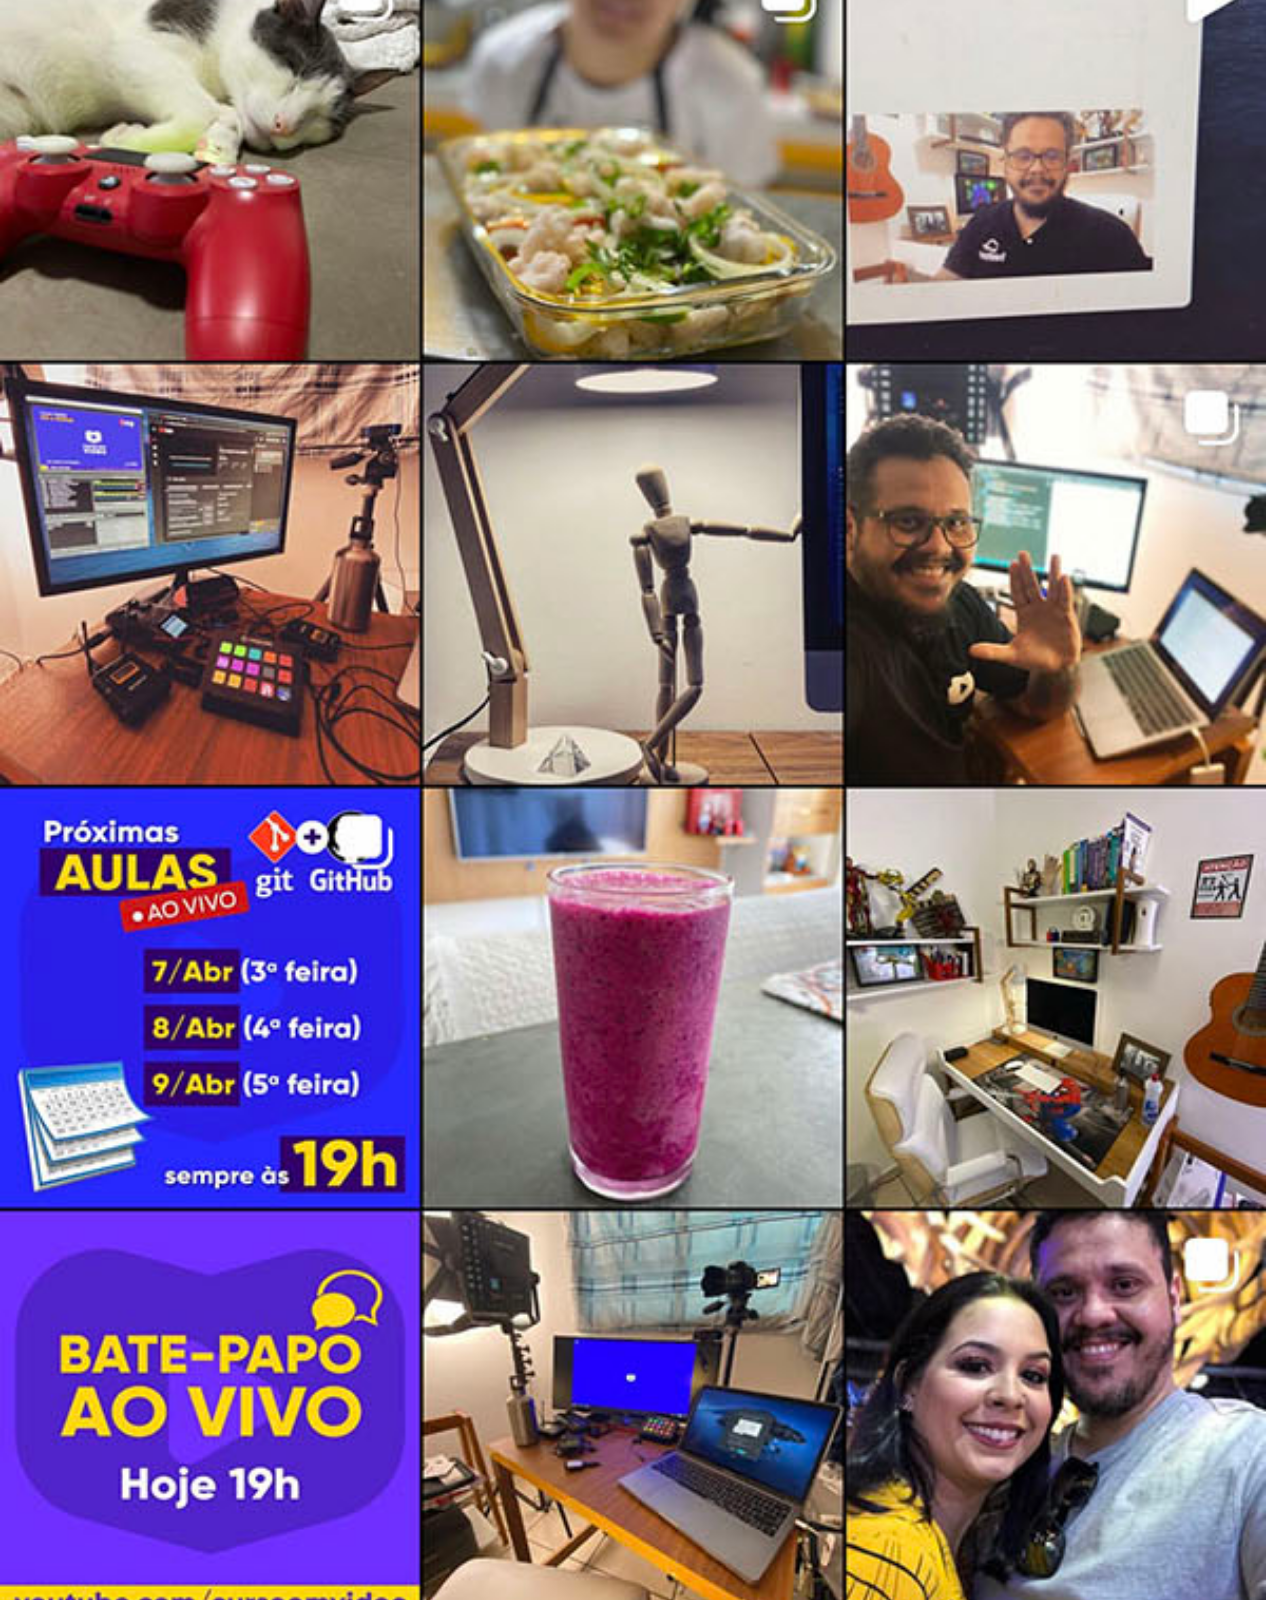
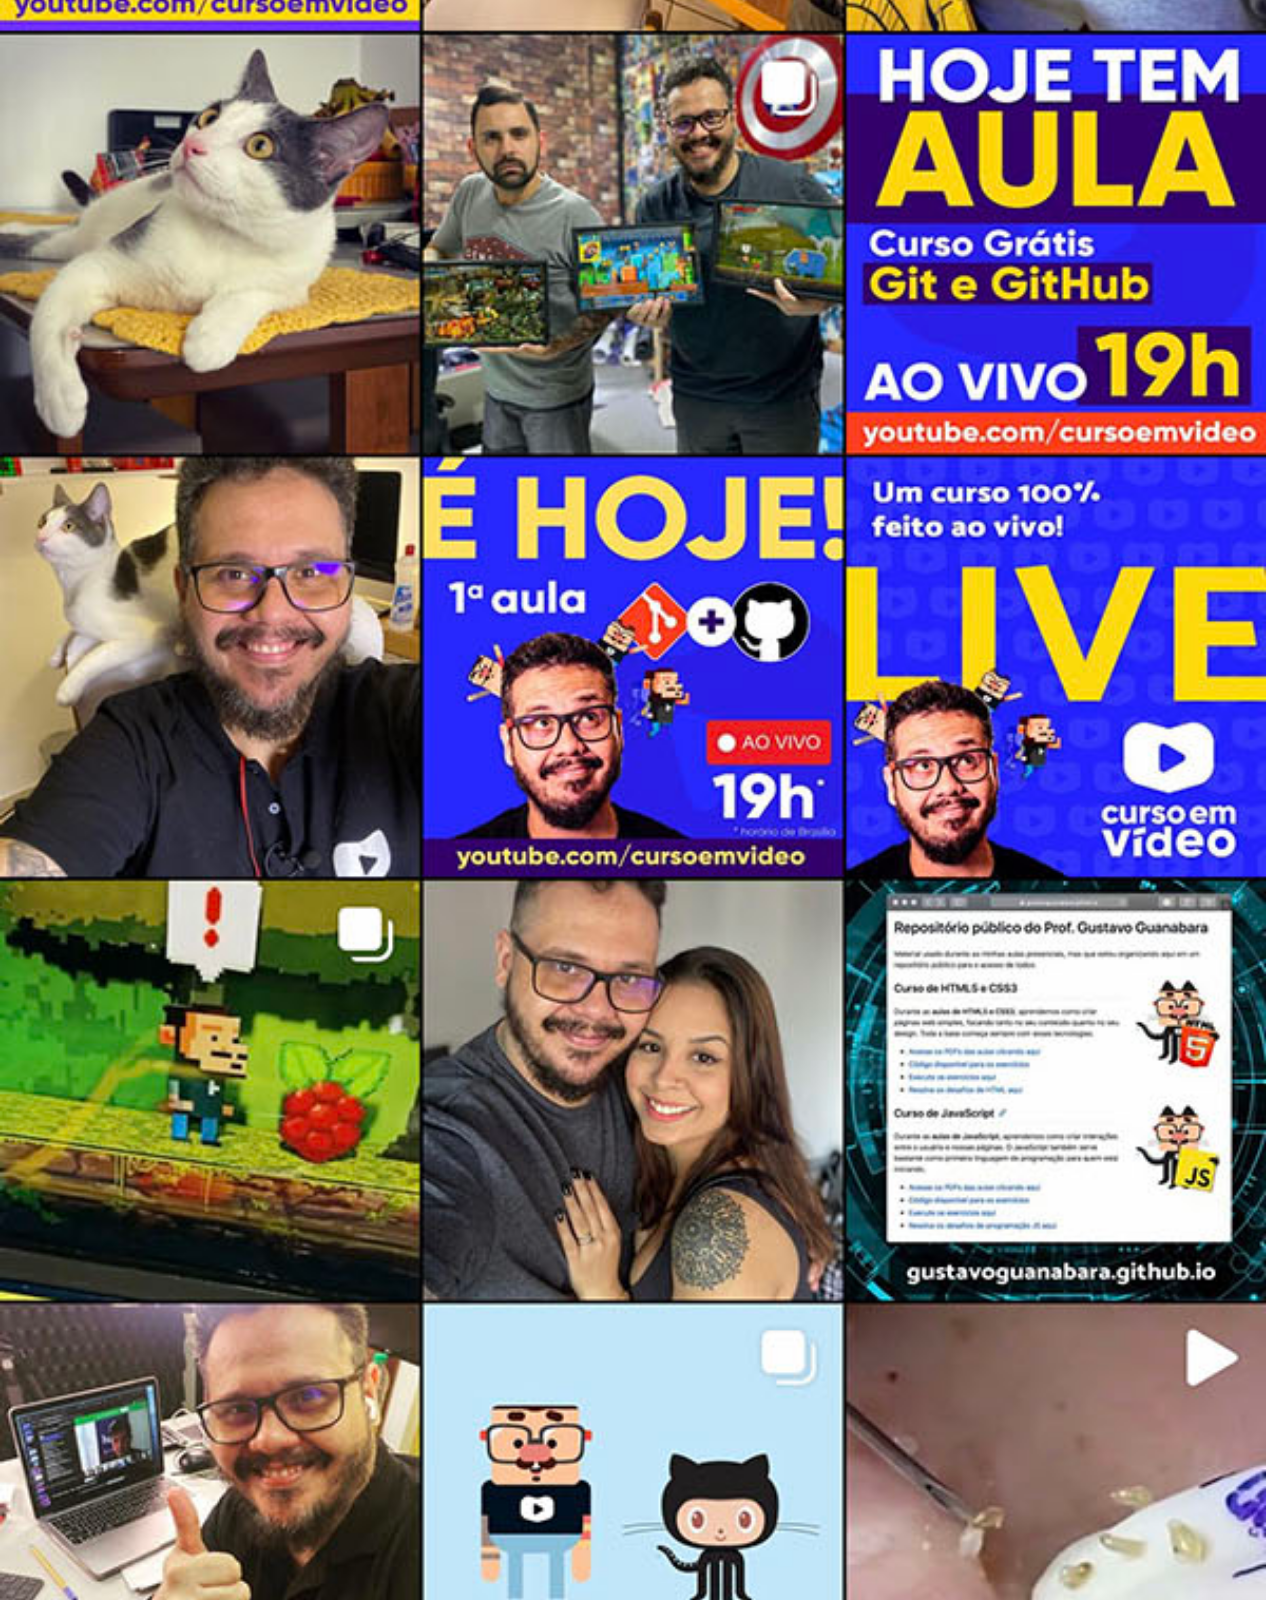
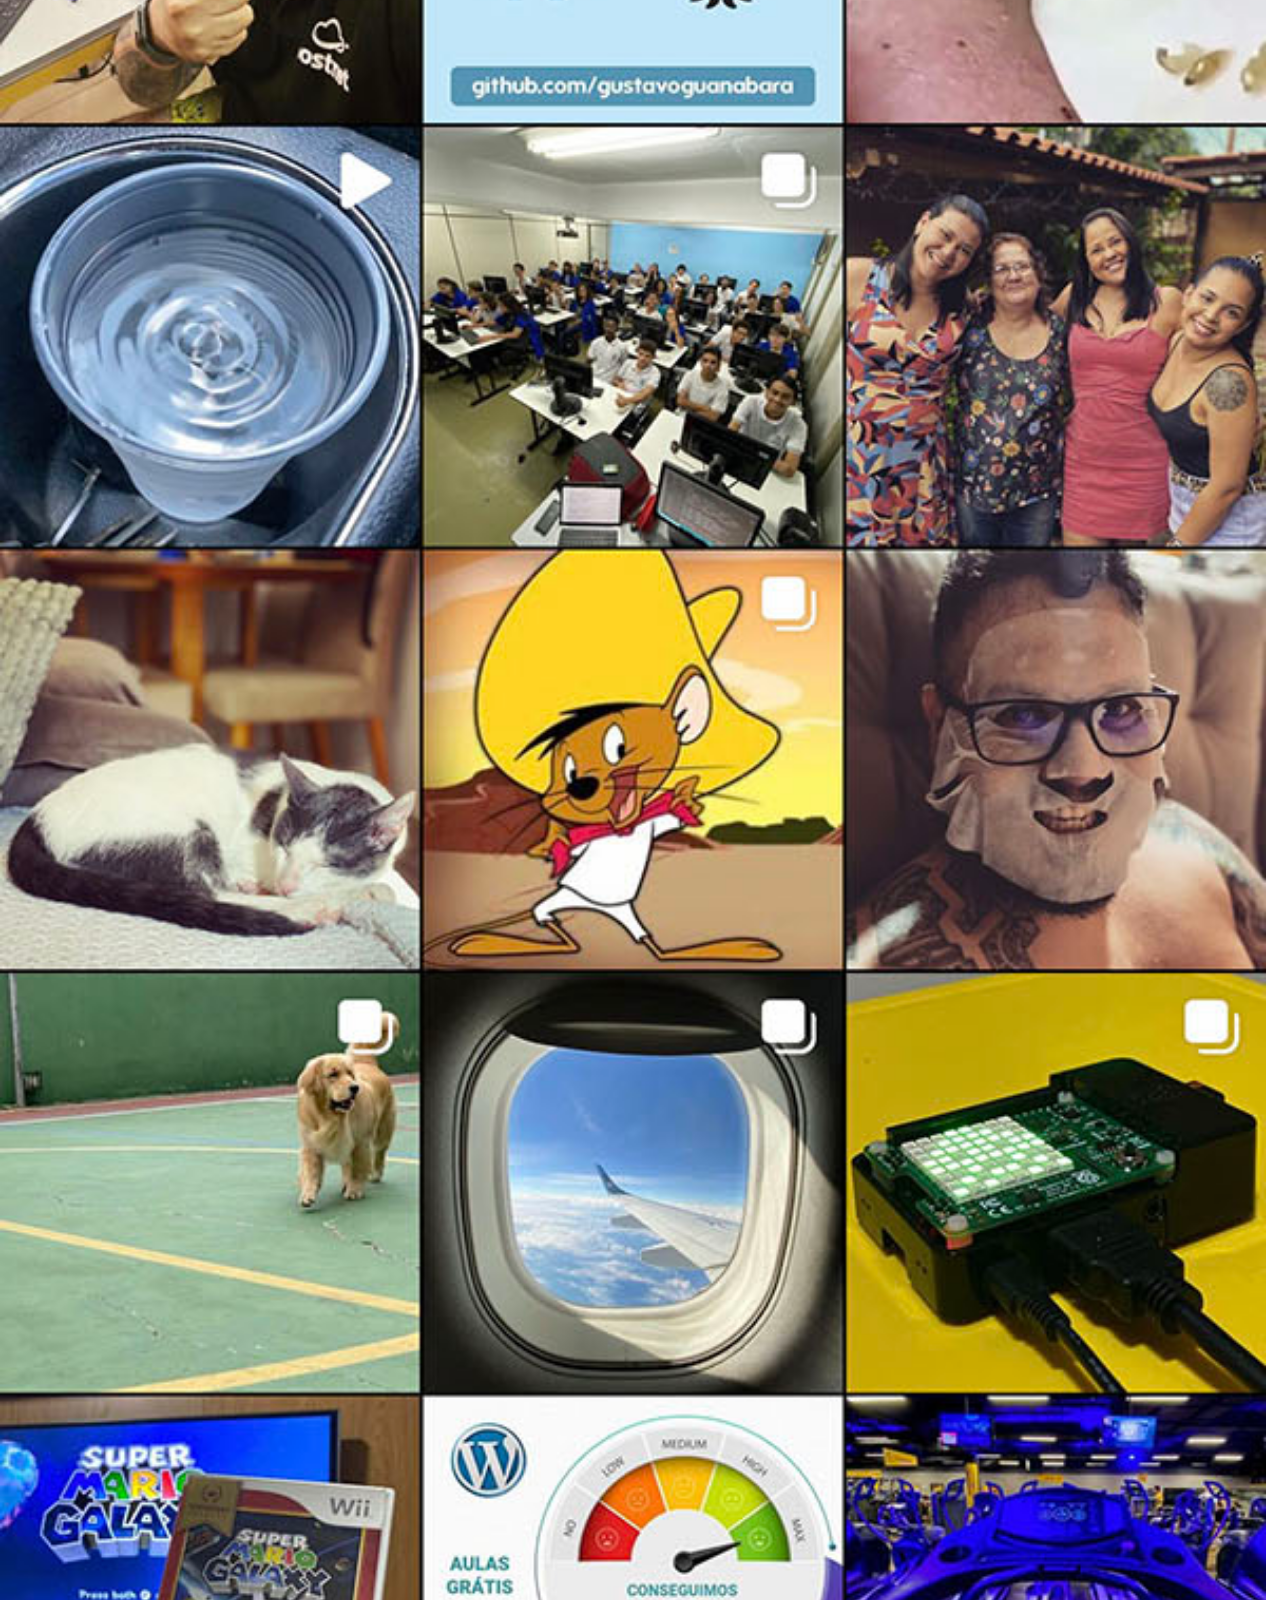
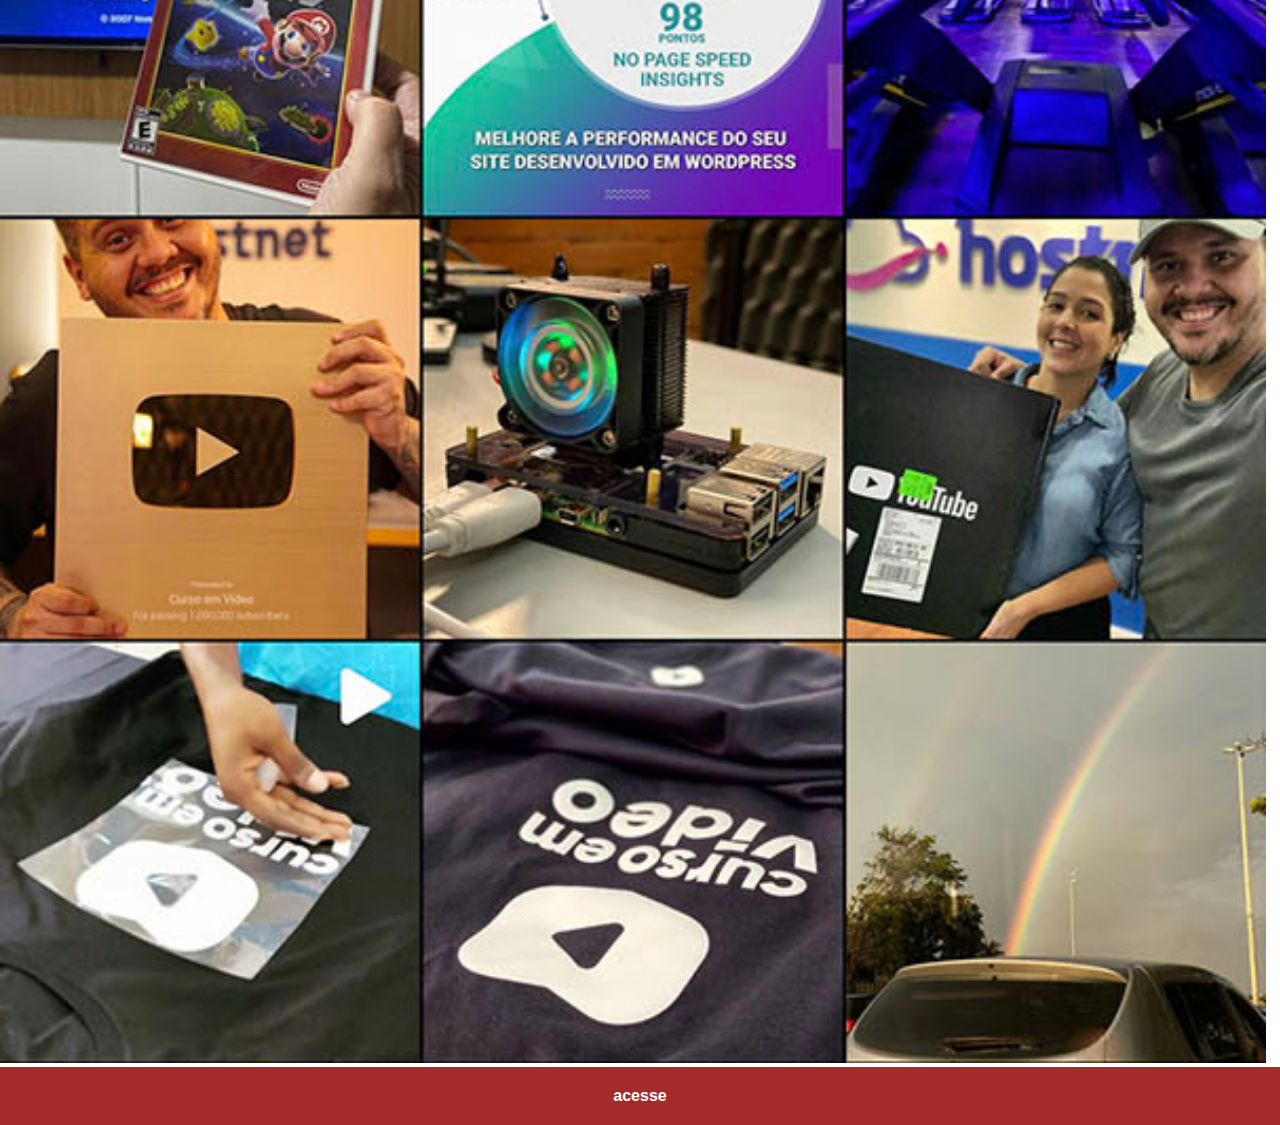
<file: instagram.html>
<!DOCTYPE html>
<html lang="pt-br">
<head>
    <meta charset="UTF-8">
    <meta name="viewport" content="width=device-width, initial-scale=1.0">
    <title>instagram</title>
    <link rel="stylesheet" href="estilos/social.css">
</head>
<body>
    <img src="imagens/tela-instagram.jpg" alt="instagram">
    <a href="https://www.instagram.com/" target="_blank">acesse</a>
    
</body>
</html>
</file>
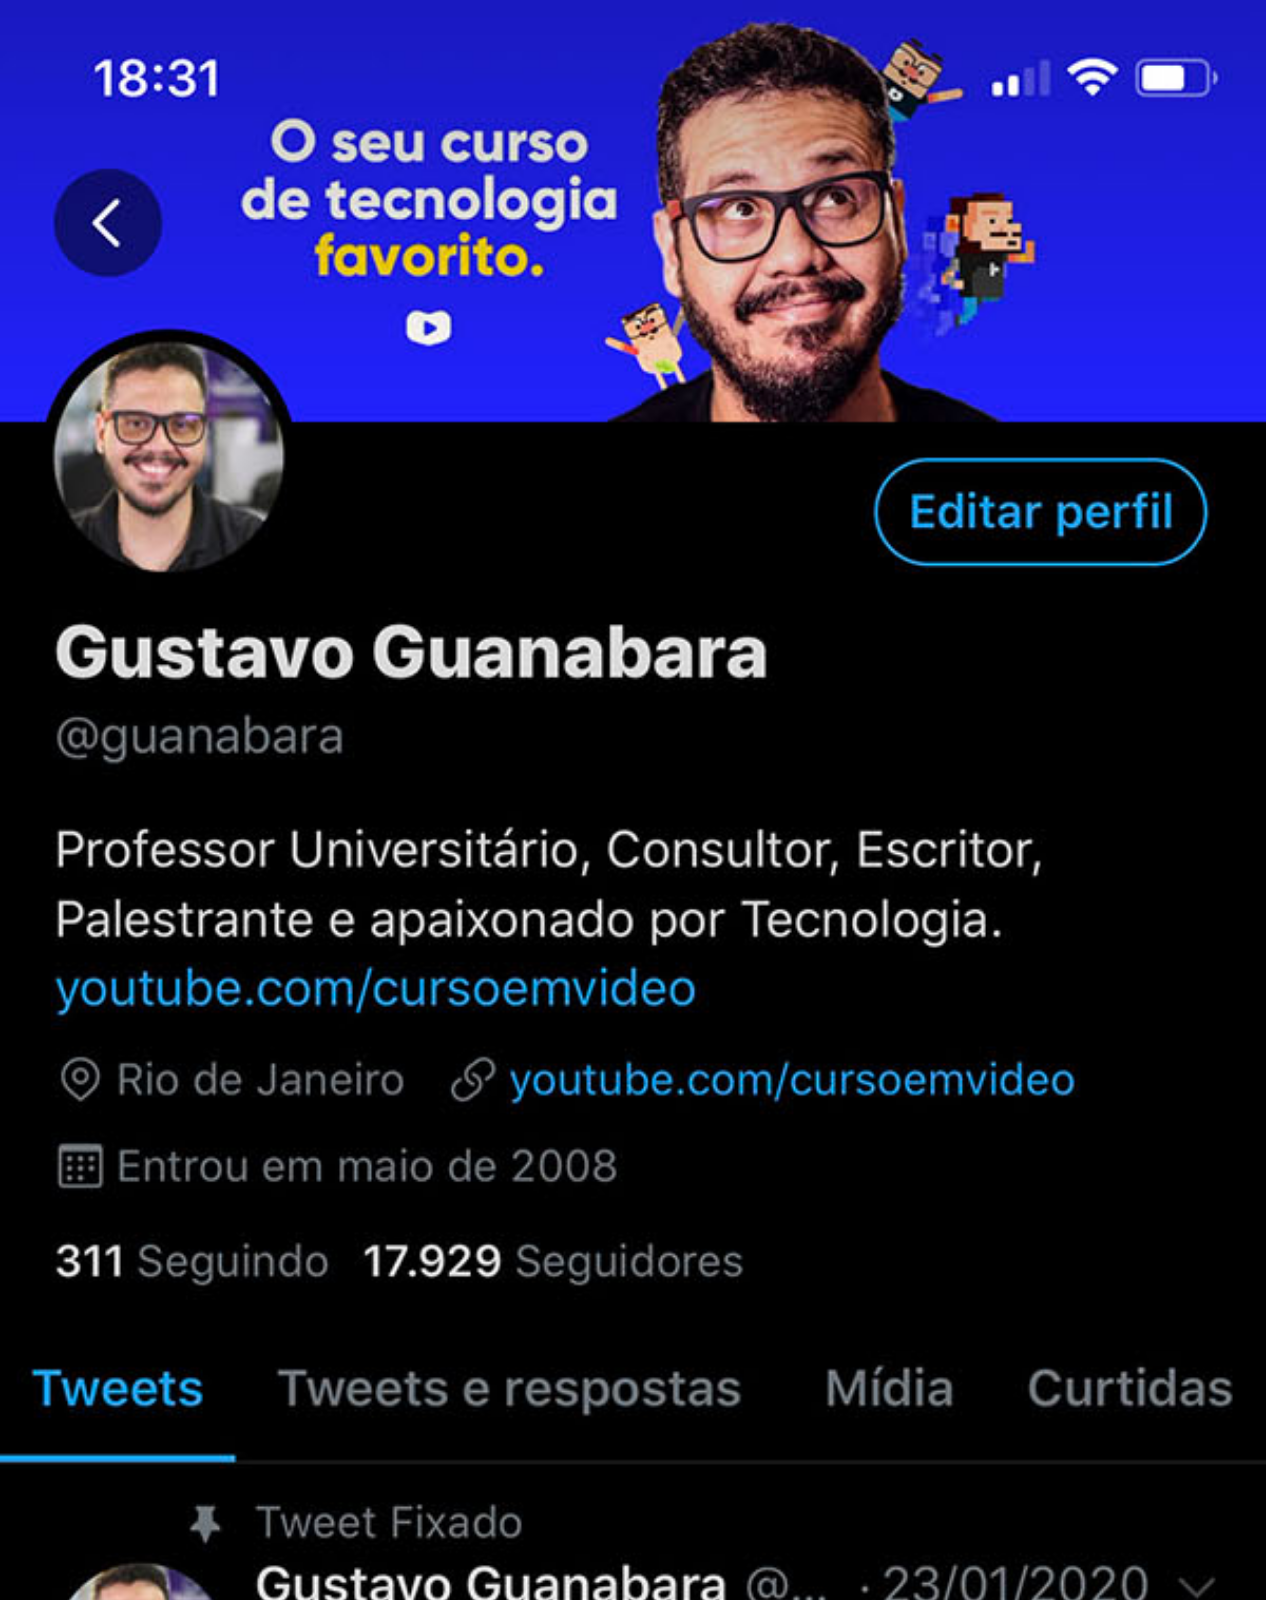
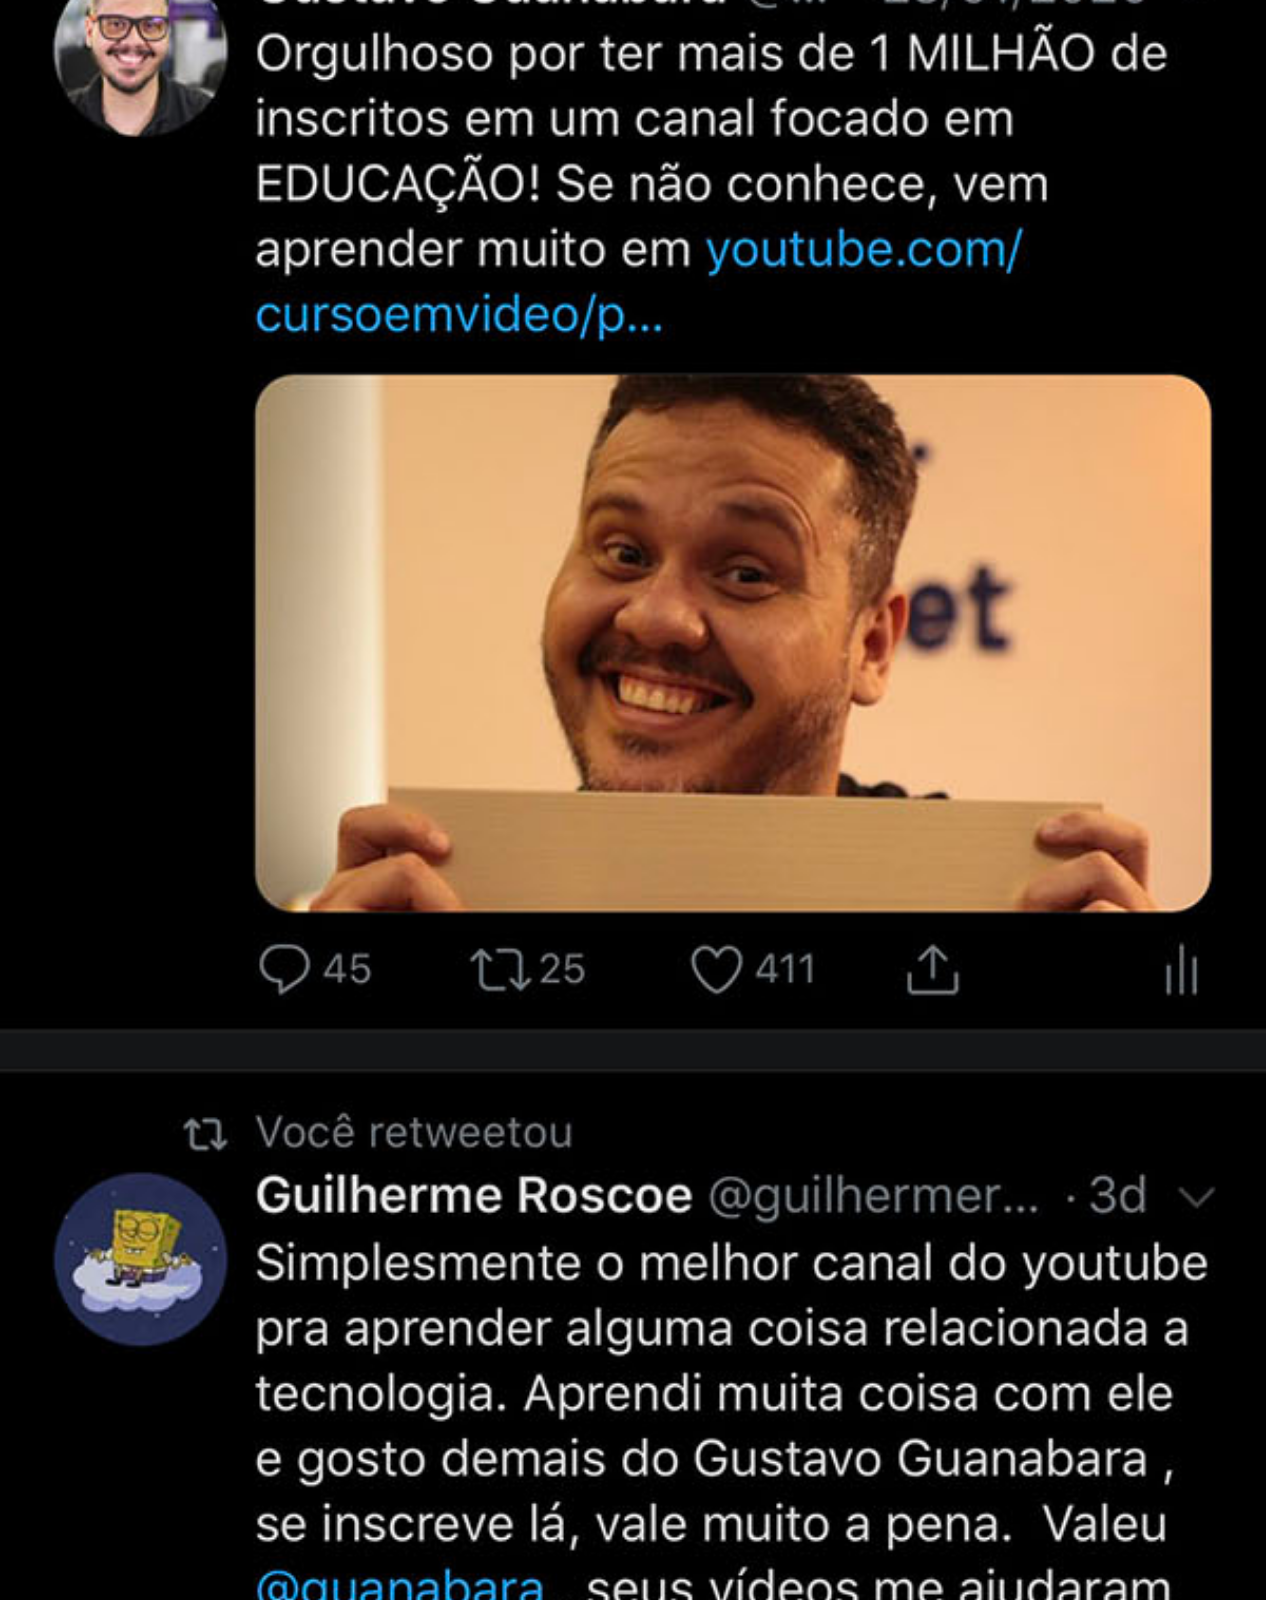
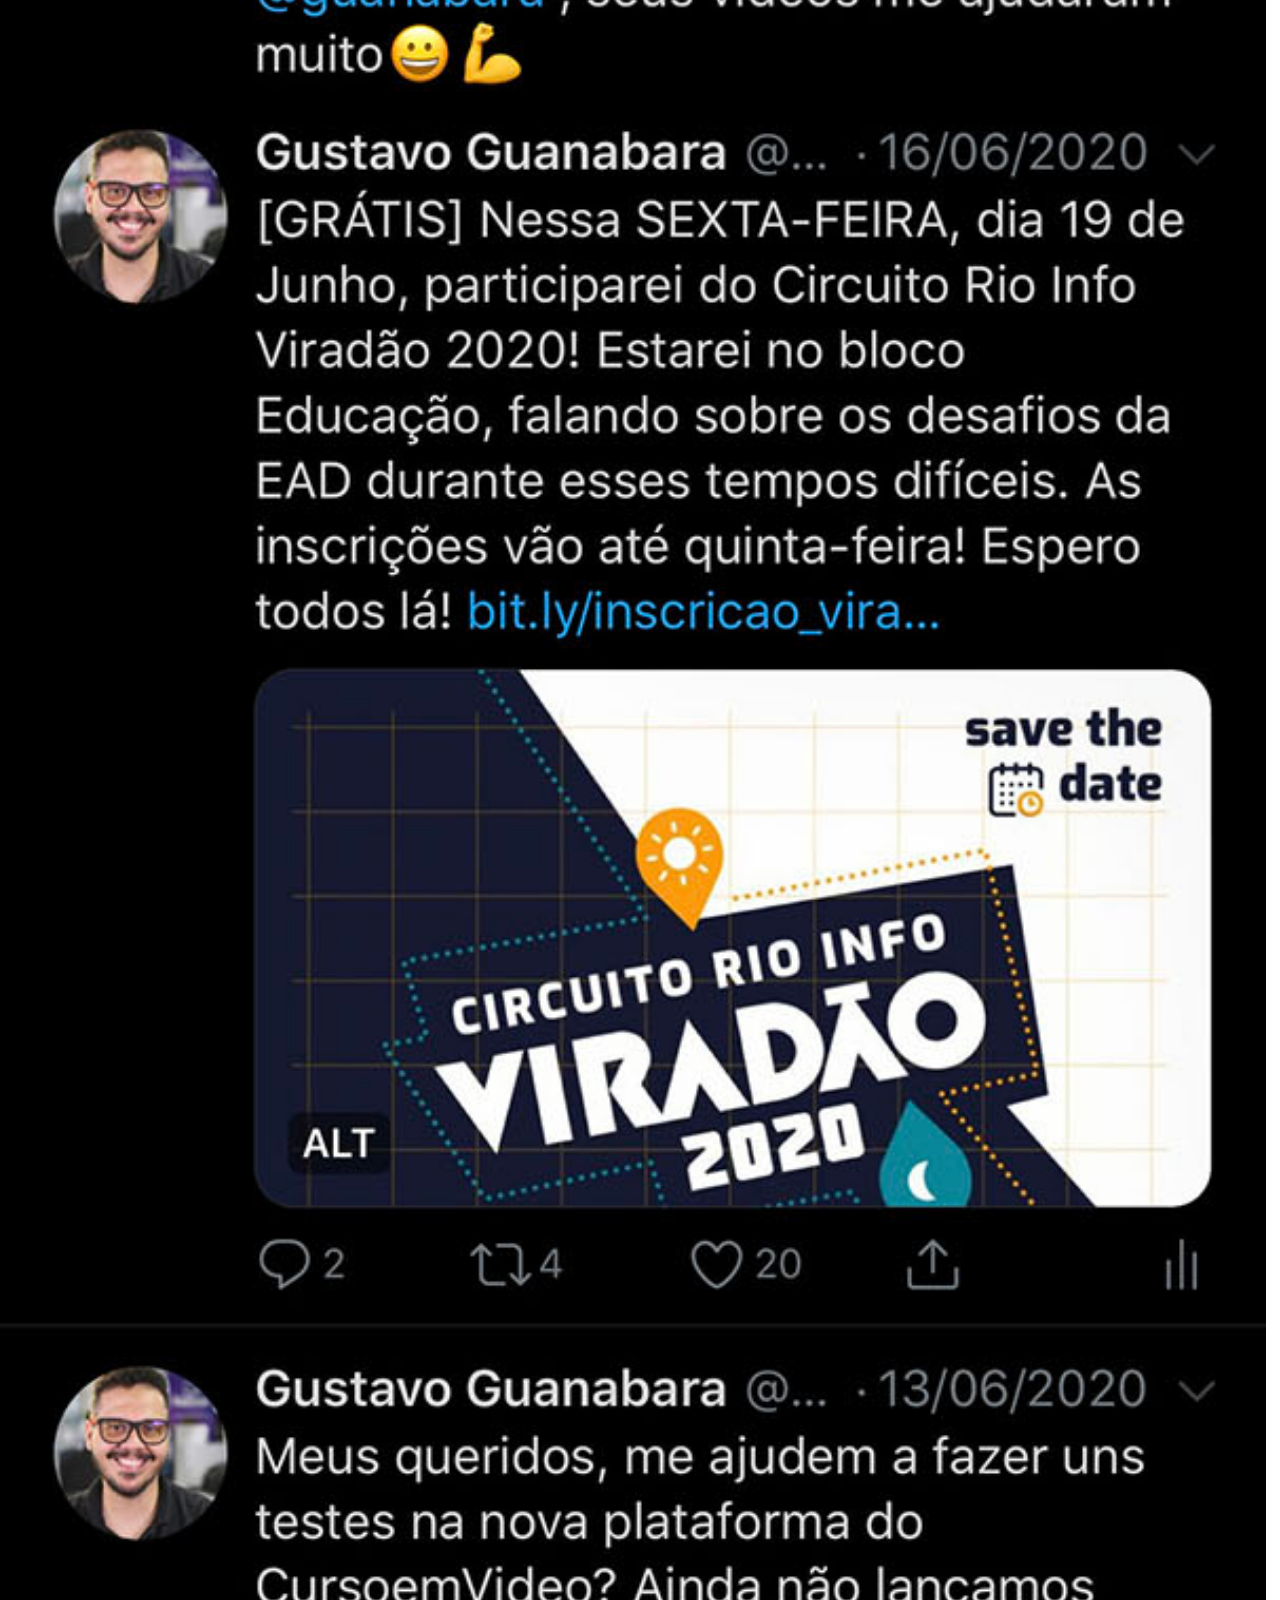
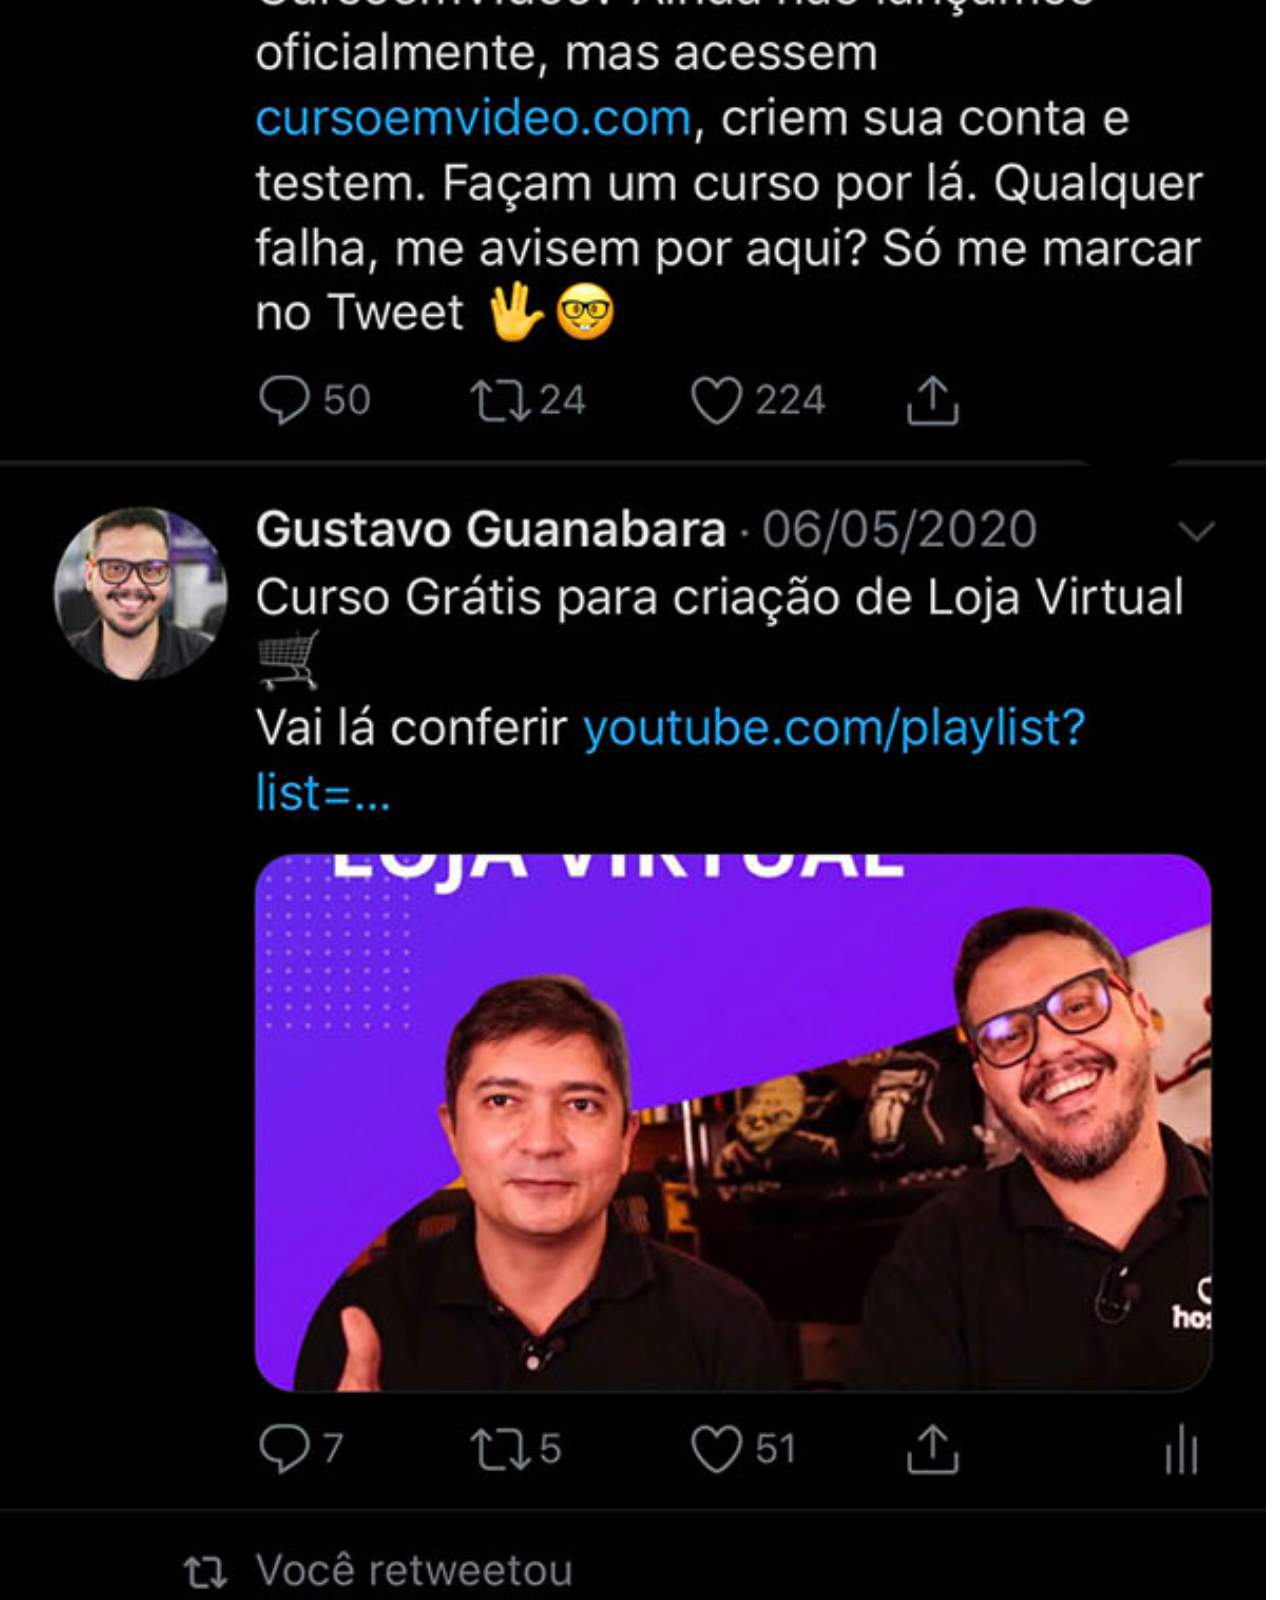
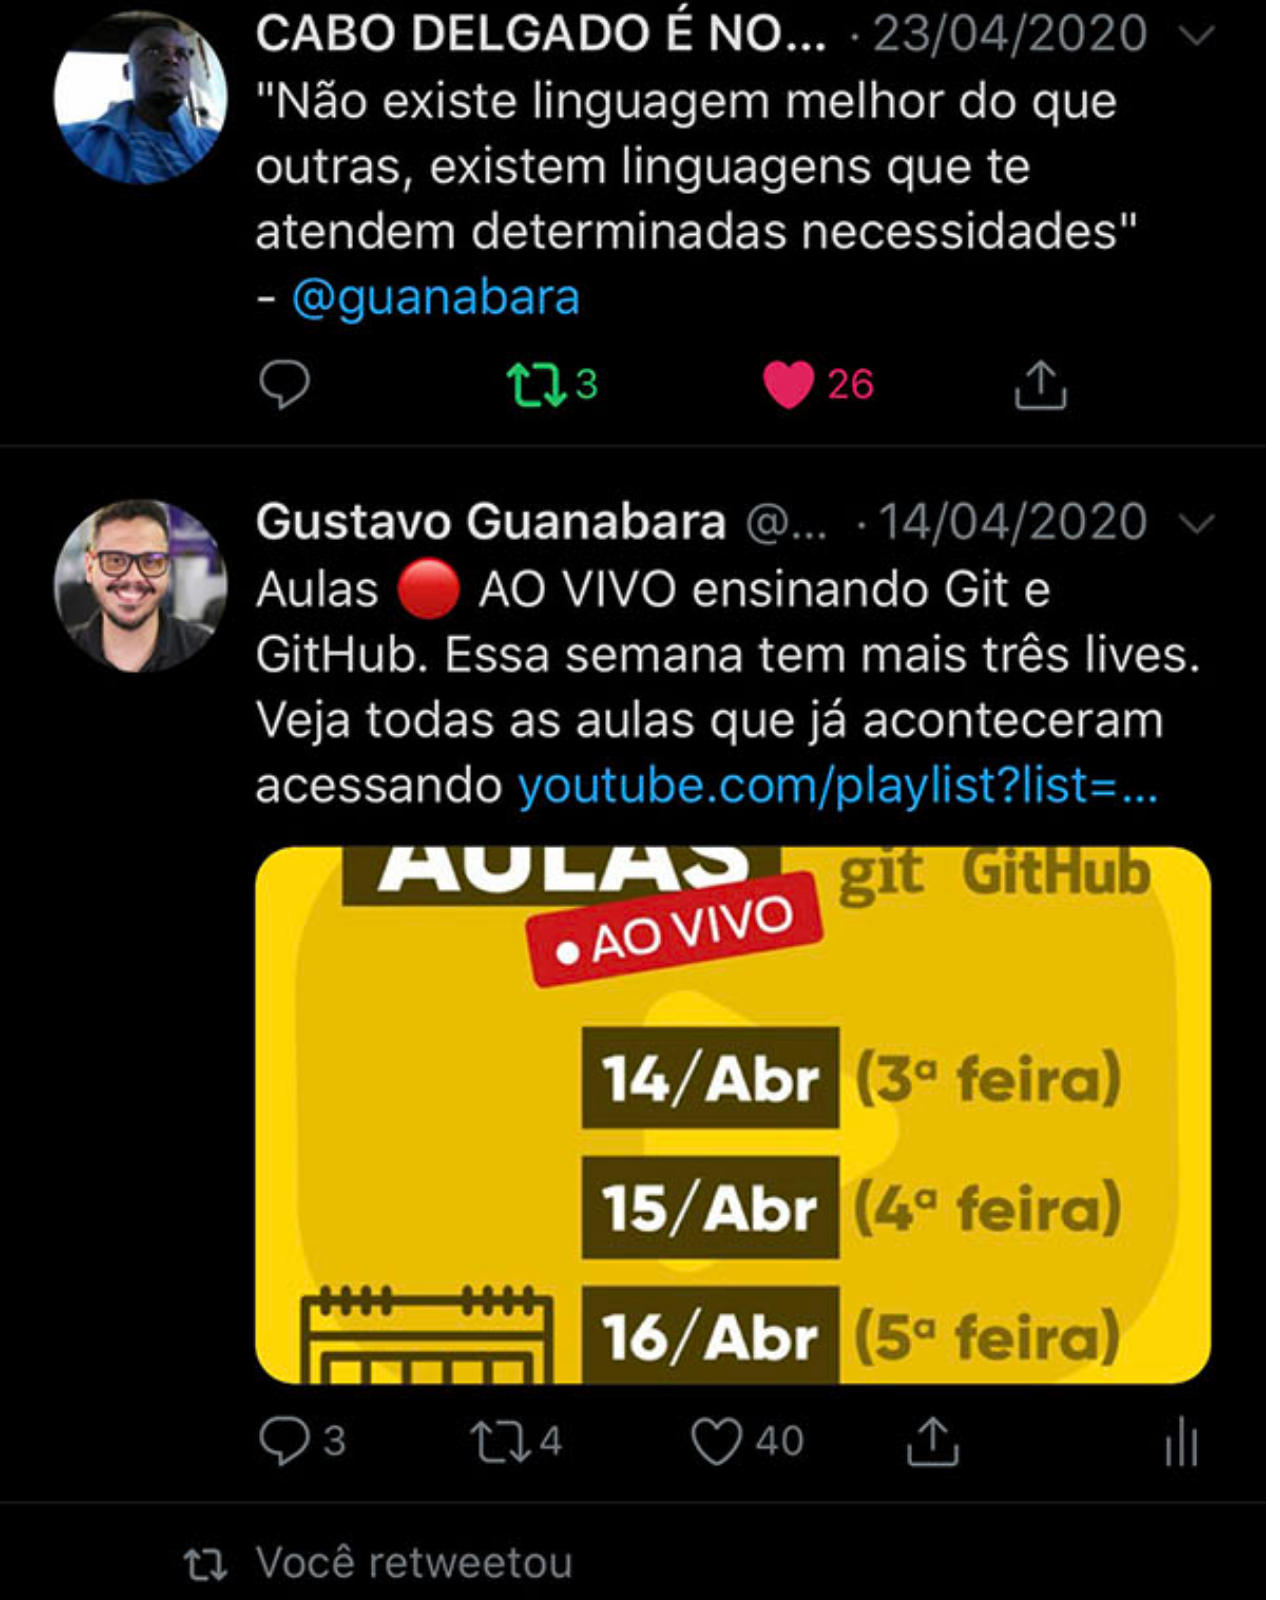
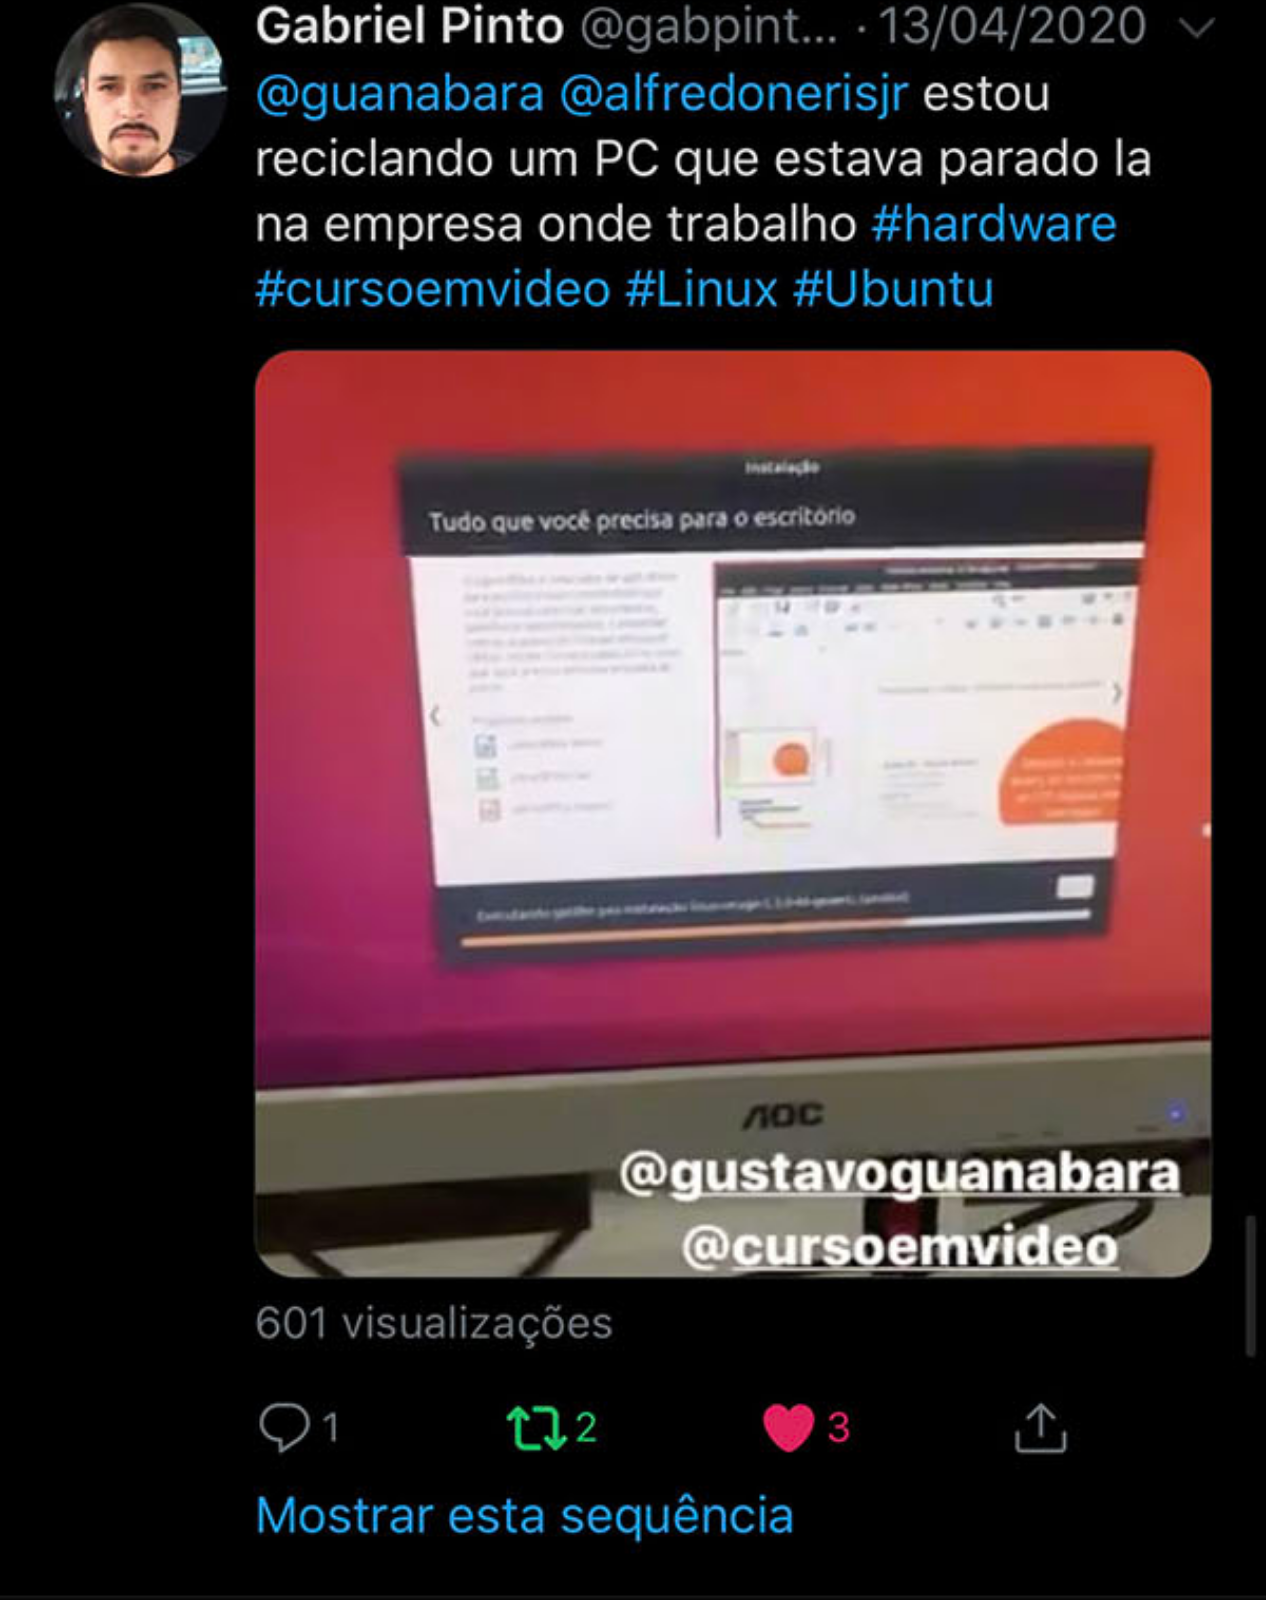
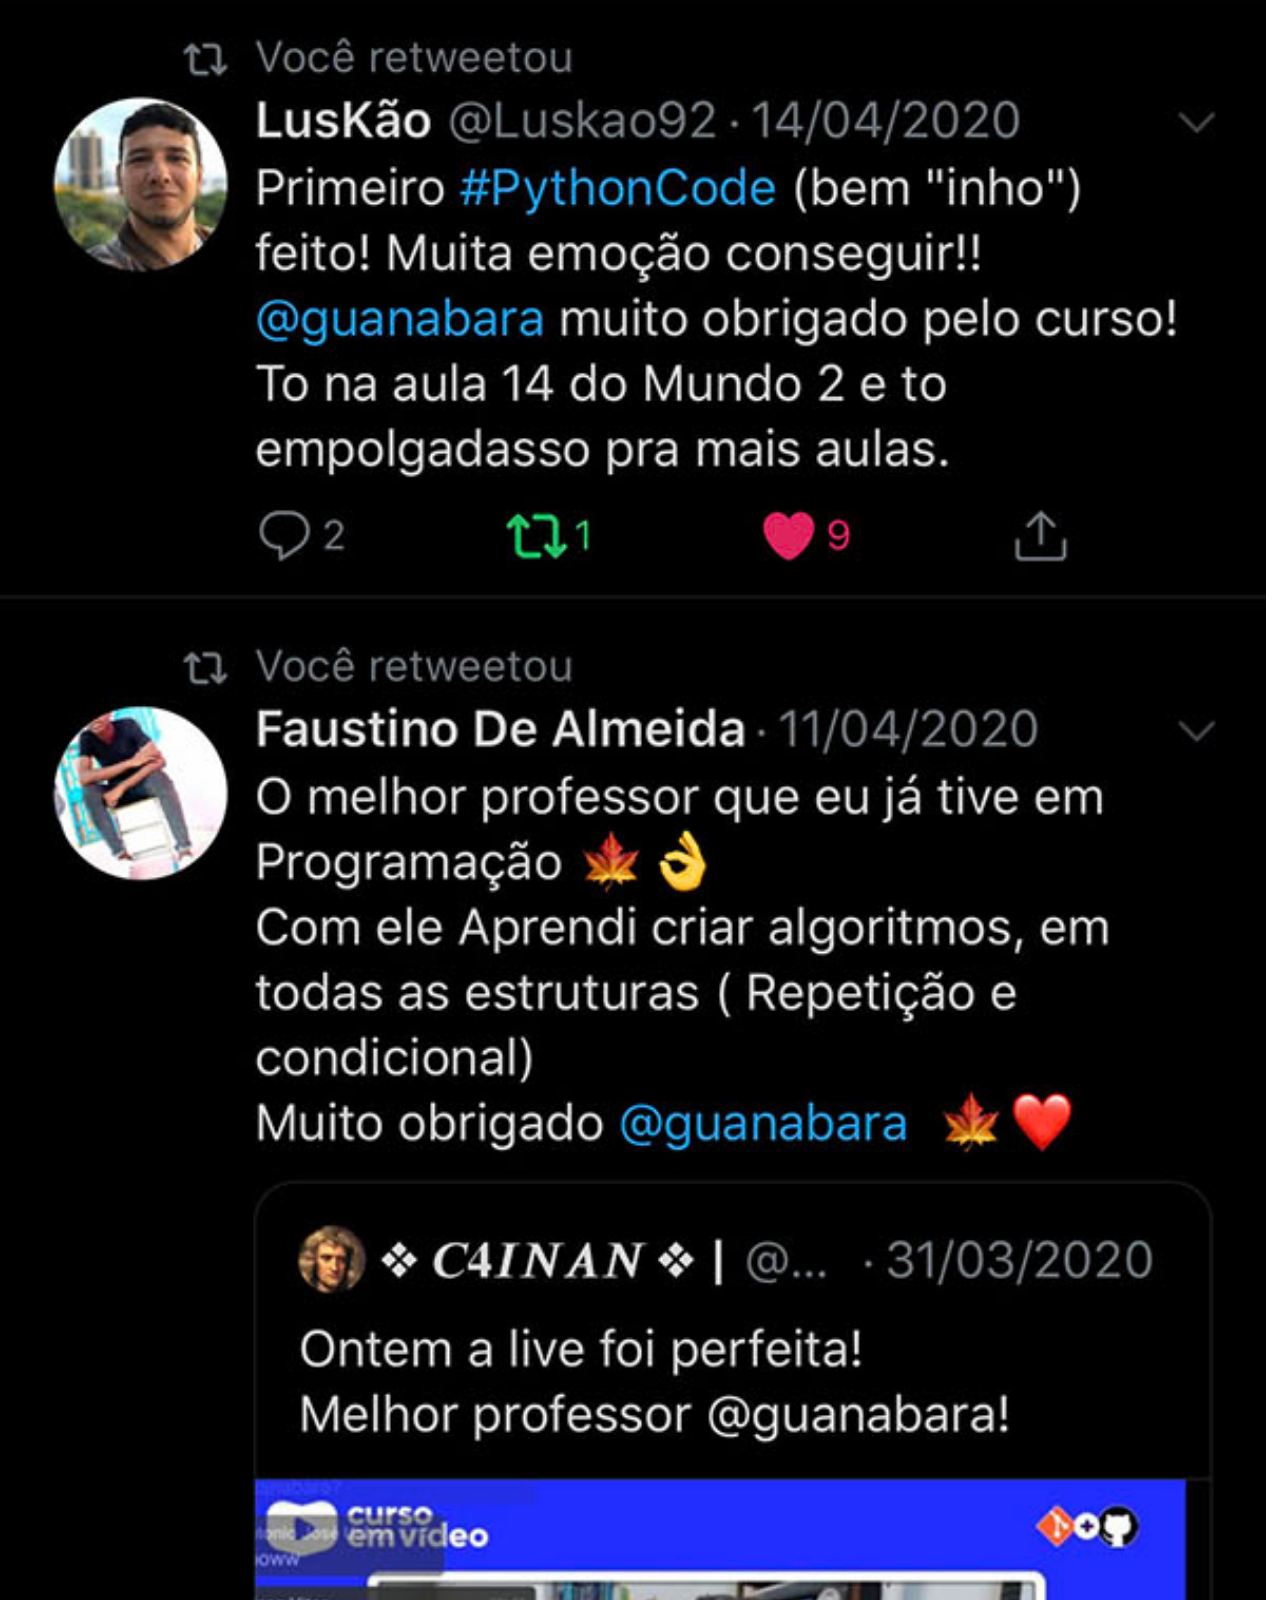
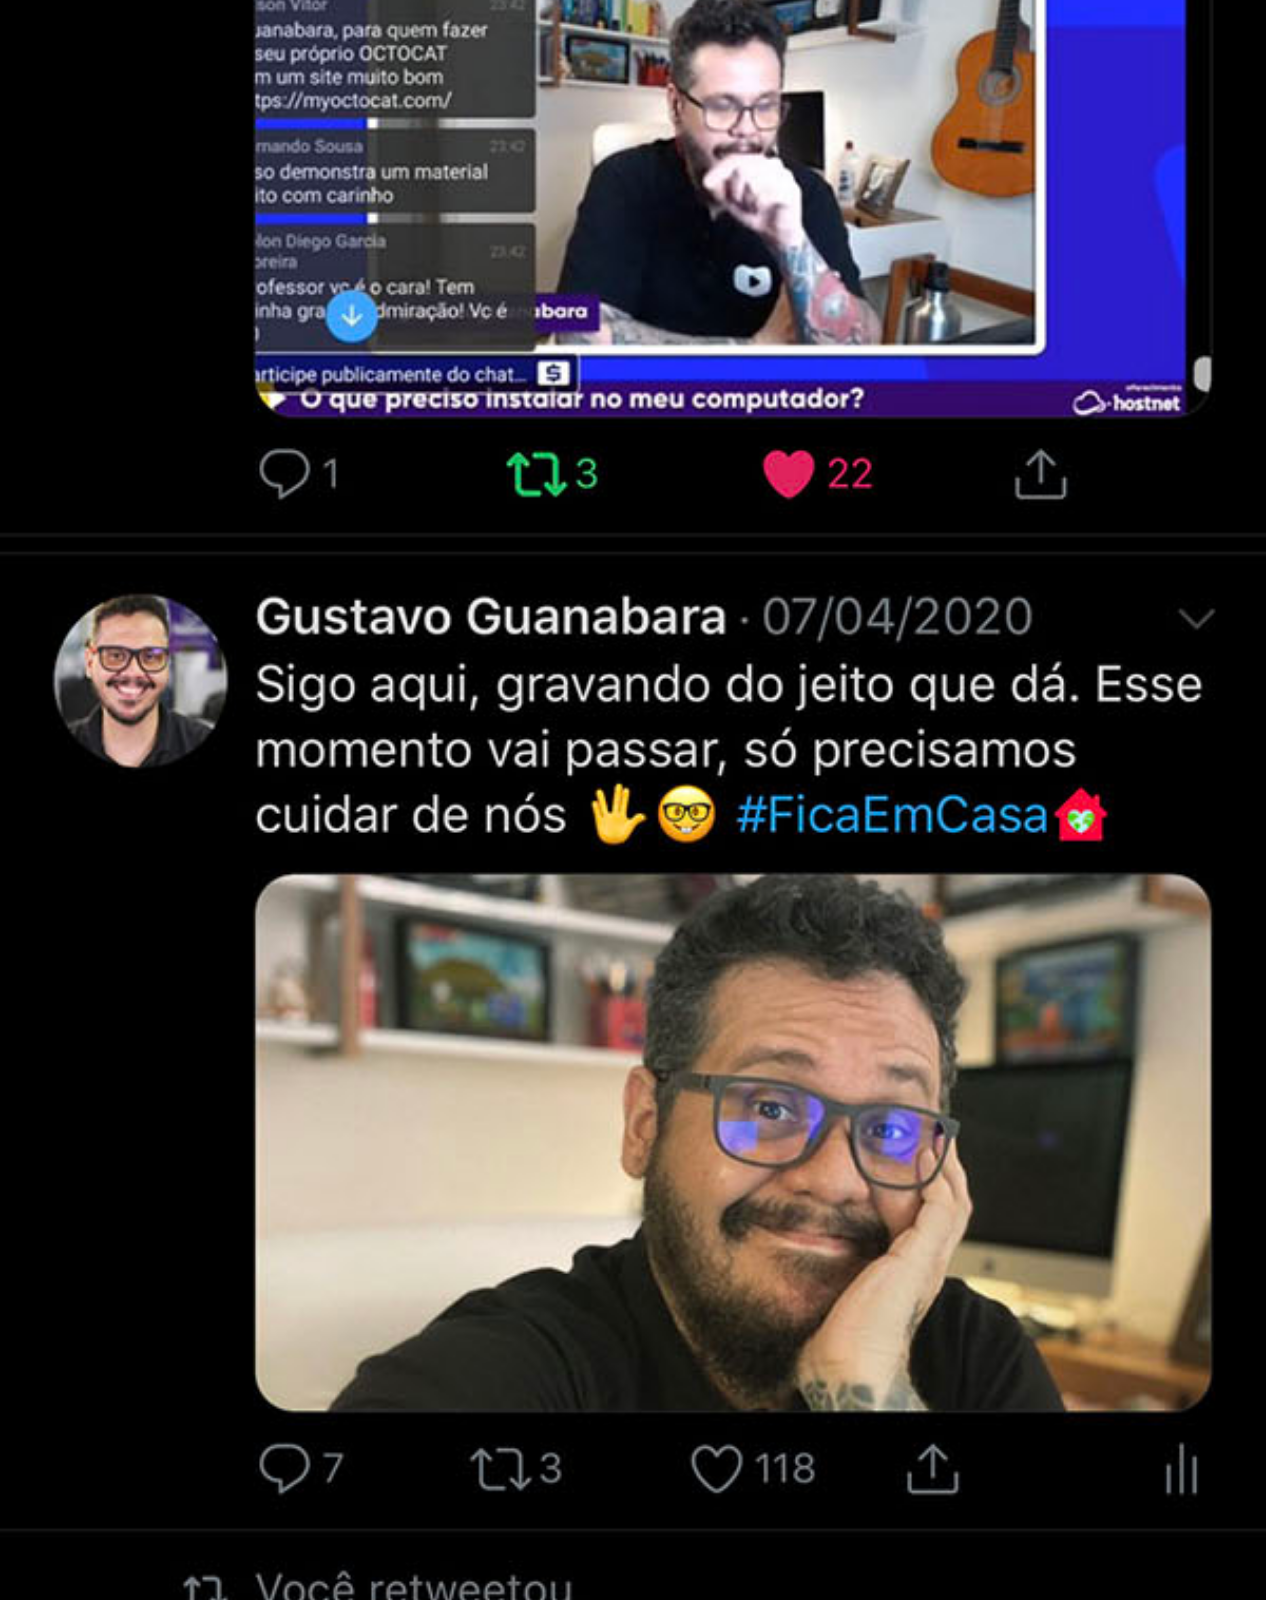
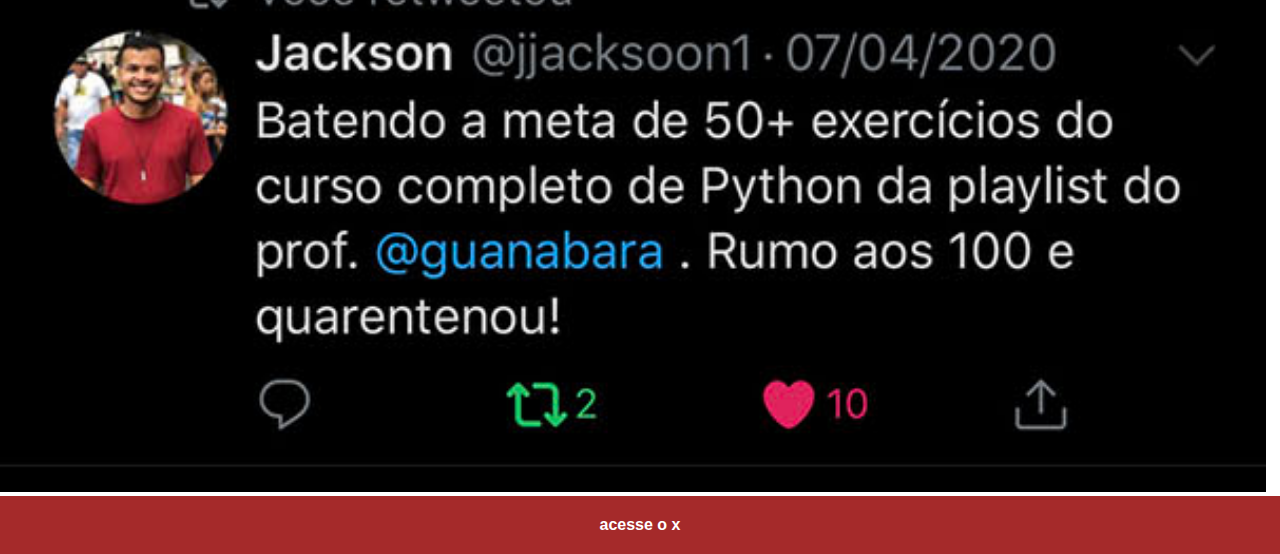
<file: twitter.html>
<!DOCTYPE html>
<html lang="pt-br">
<head>
    <meta charset="UTF-8">
    <meta name="viewport" content="width=device-width, initial-scale=1.0">
    <title>twitter</title>
    <link rel="stylesheet" href="estilos/social.css">
</head>
<body>
    <img src="imagens/tela-twitter.jpg" alt="x">
    <a href="https://x.com/" target="_blank">acesse o x</a>
    
</body>
</html>
</file>
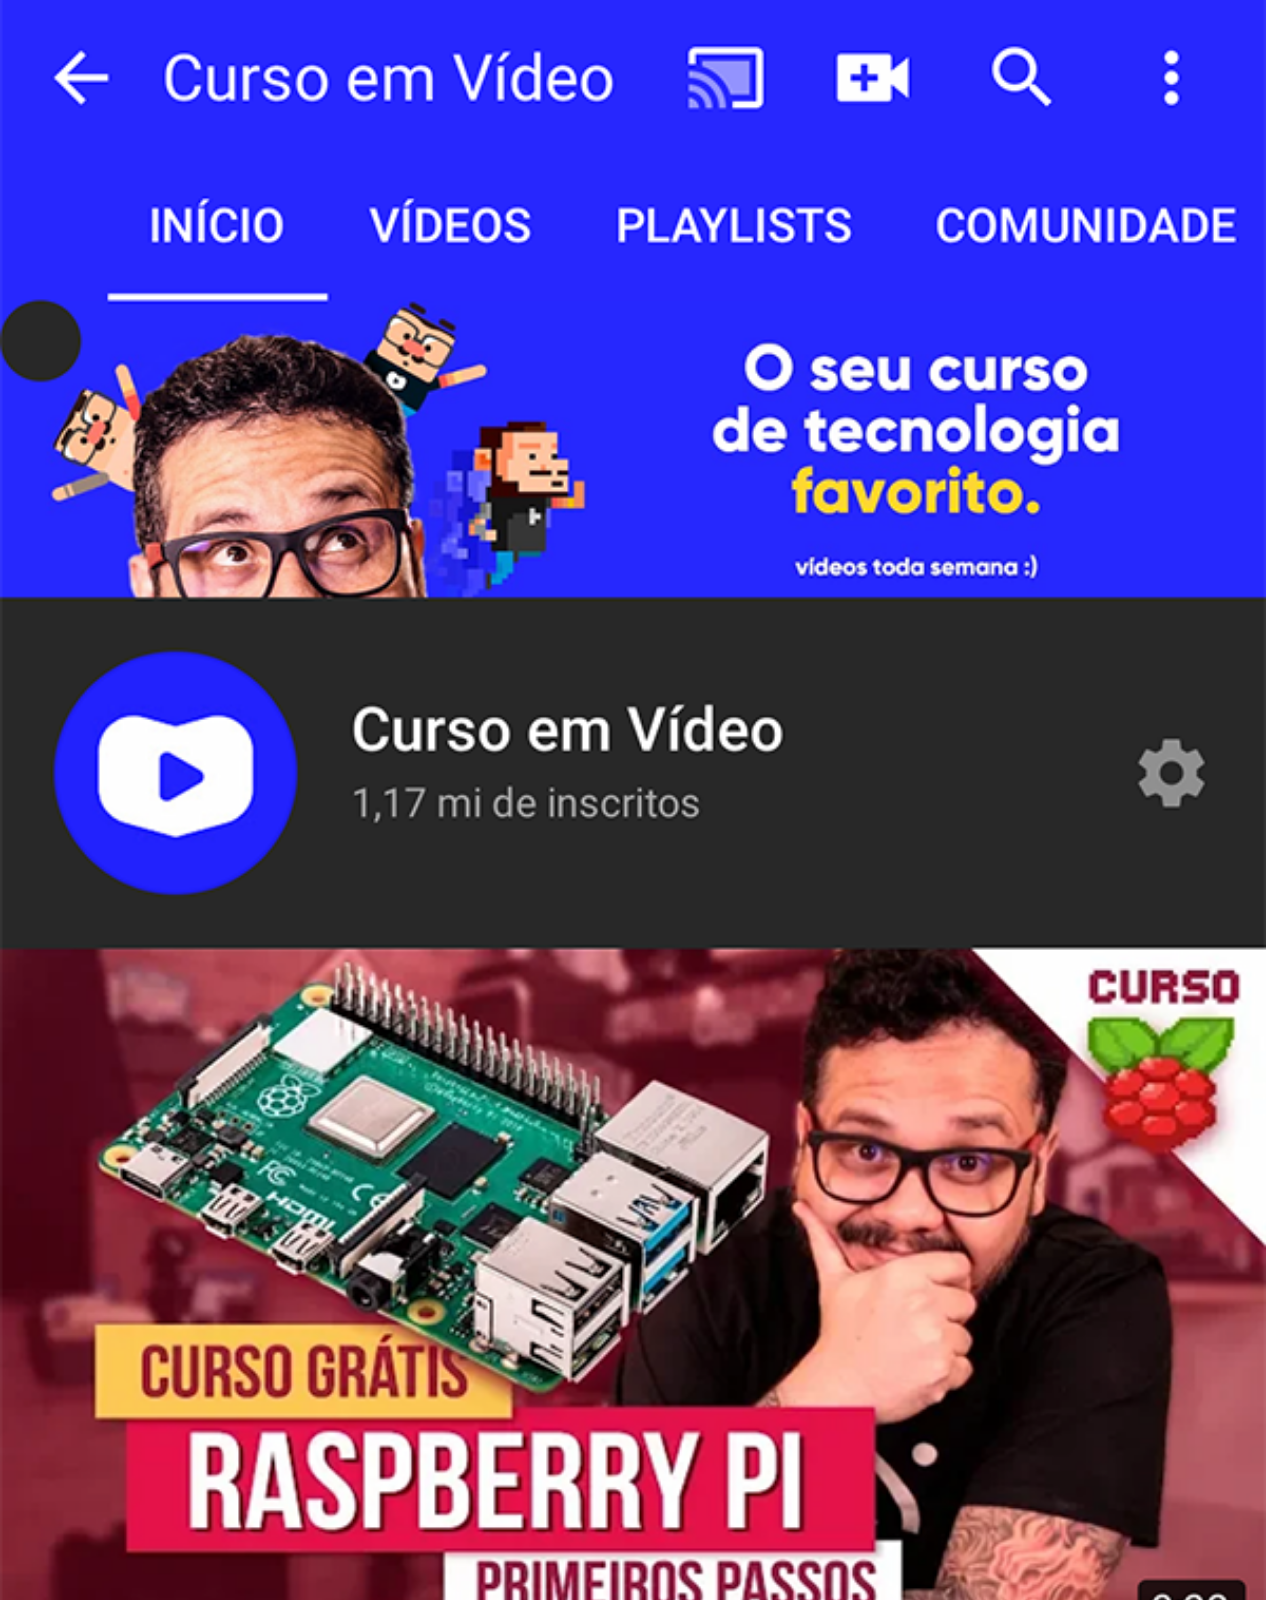
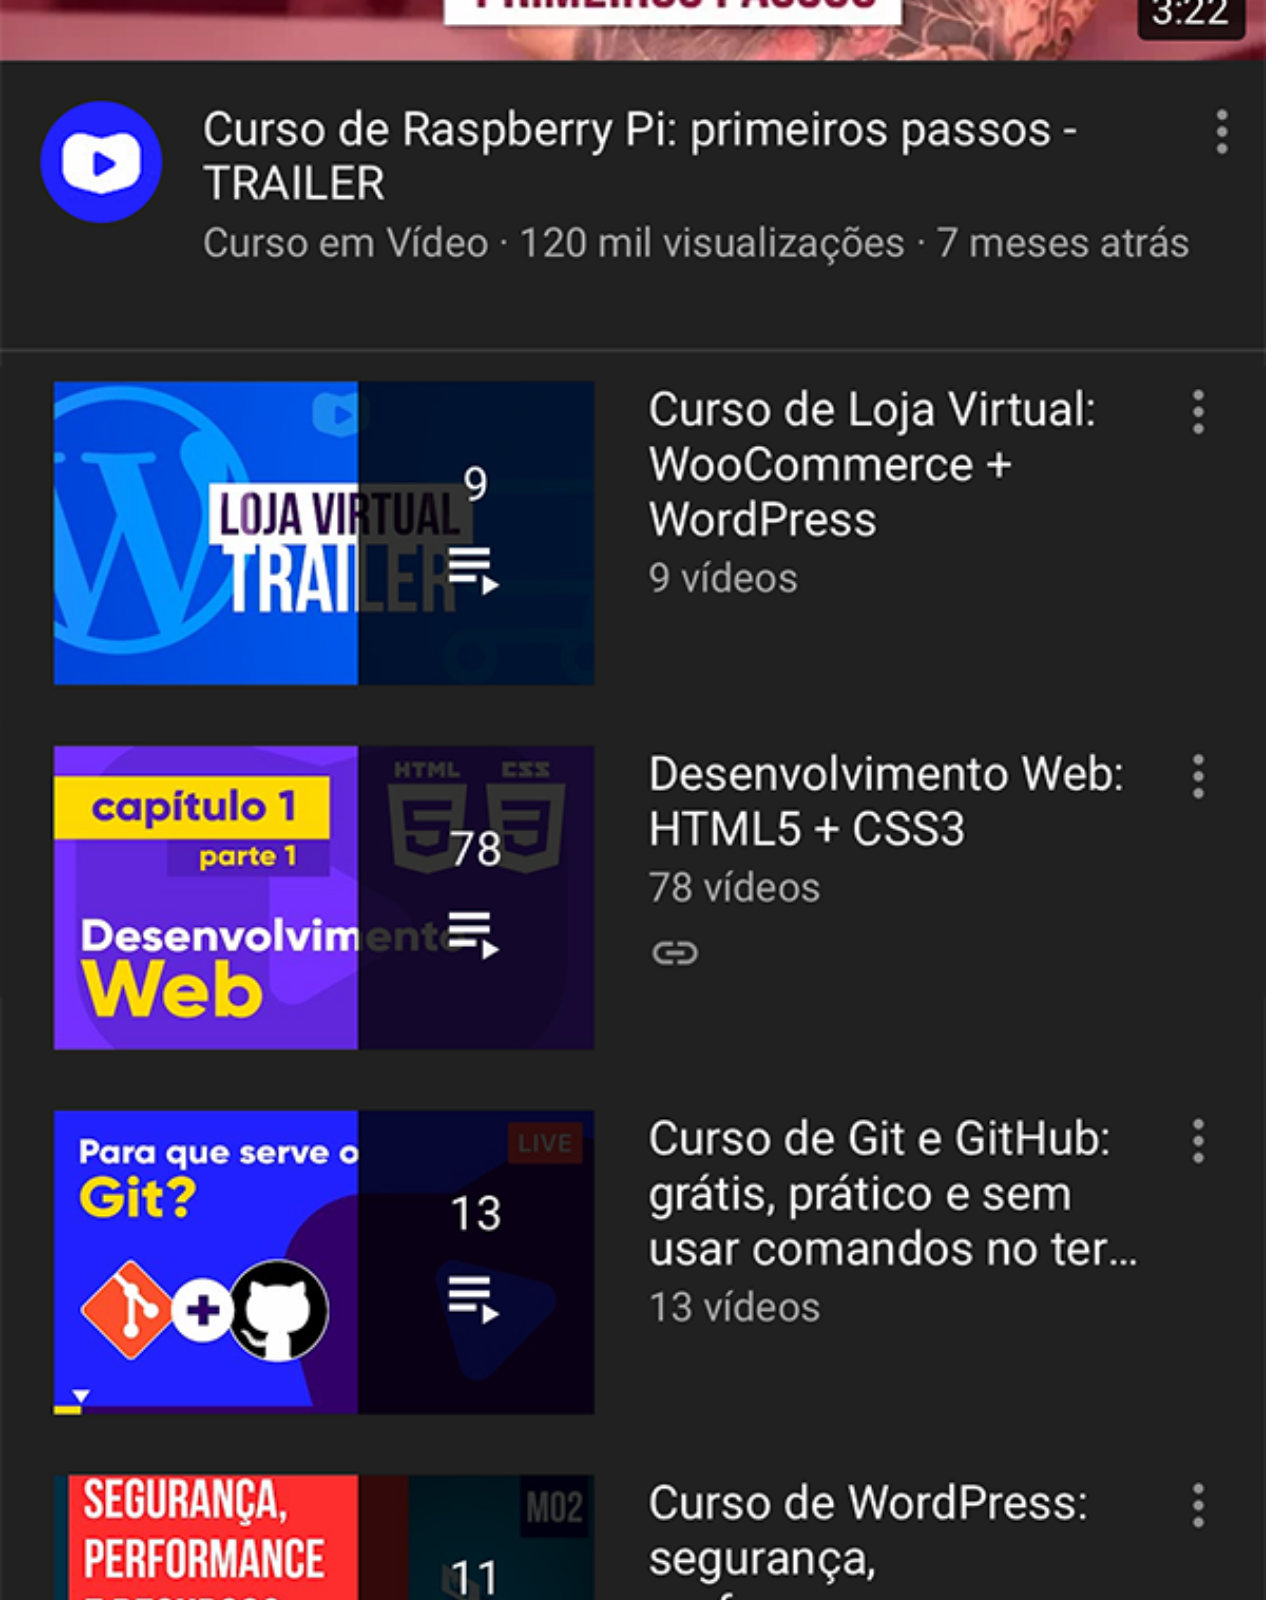
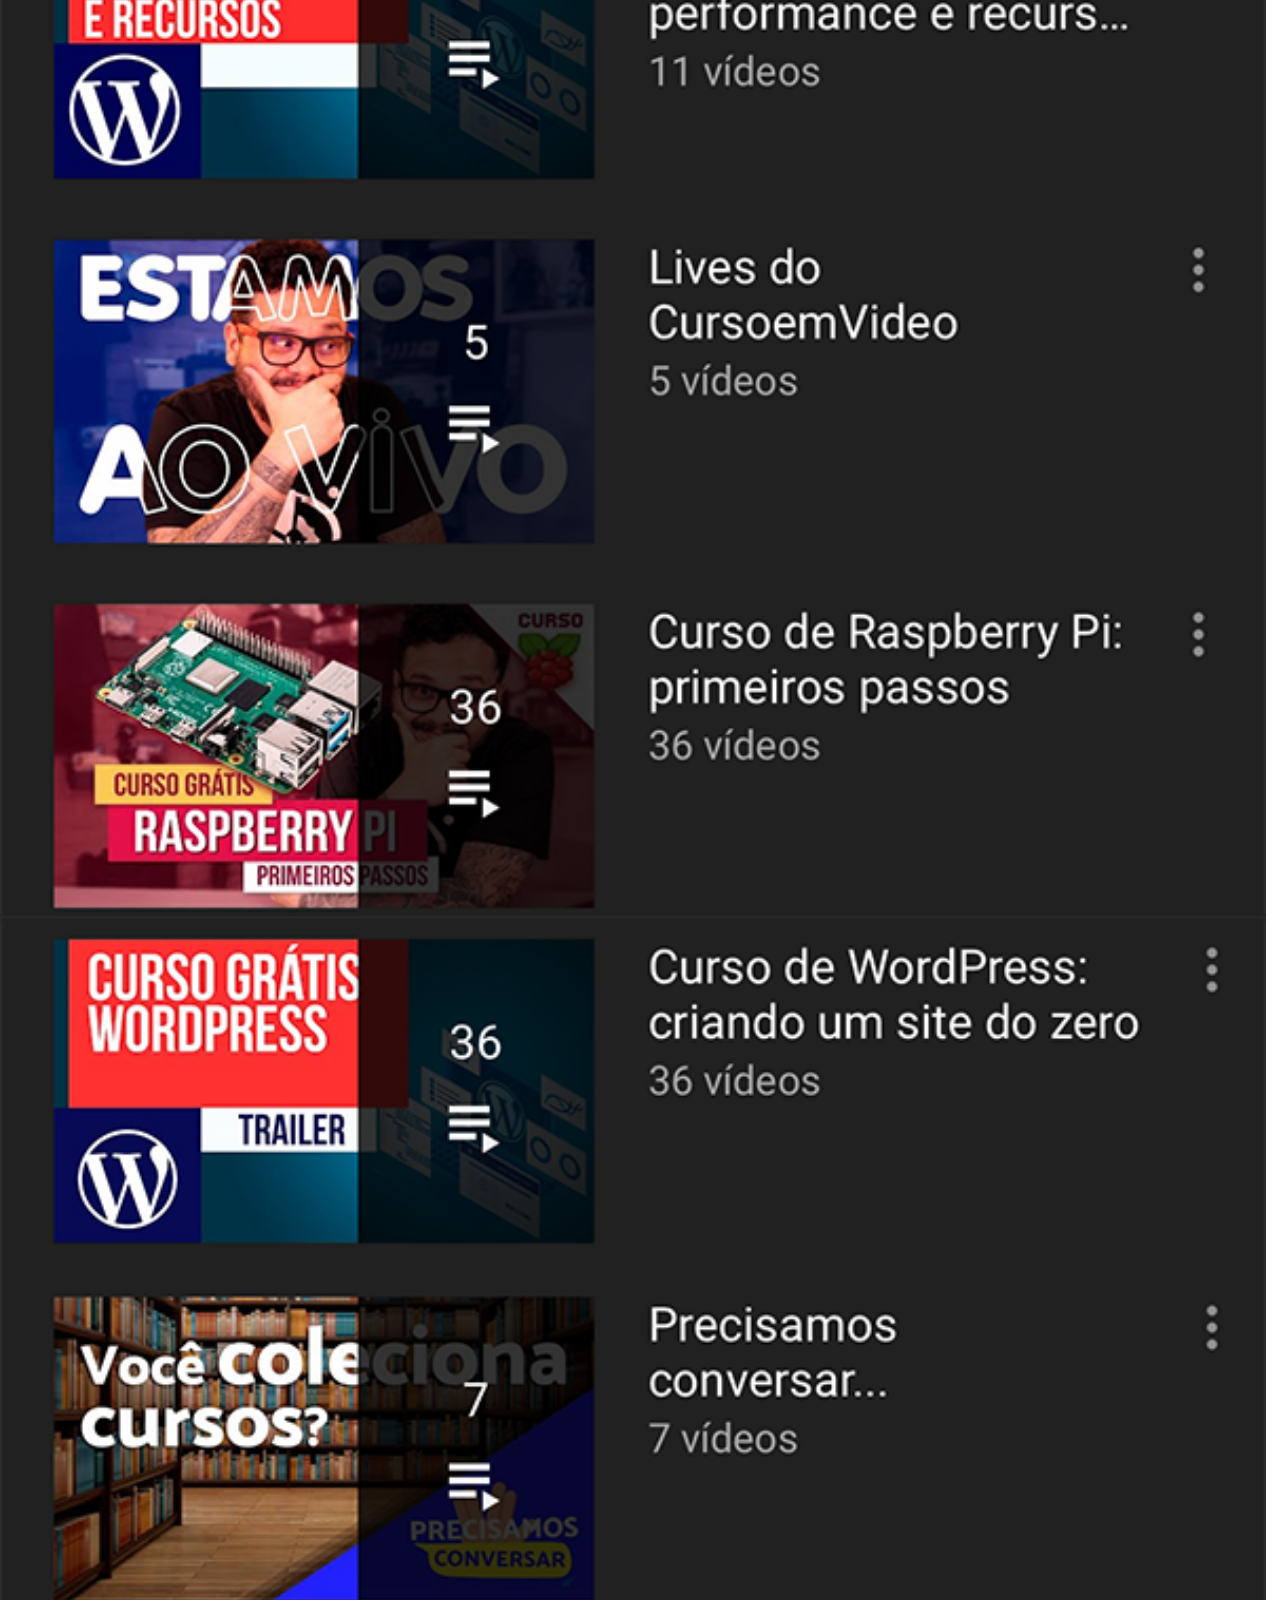
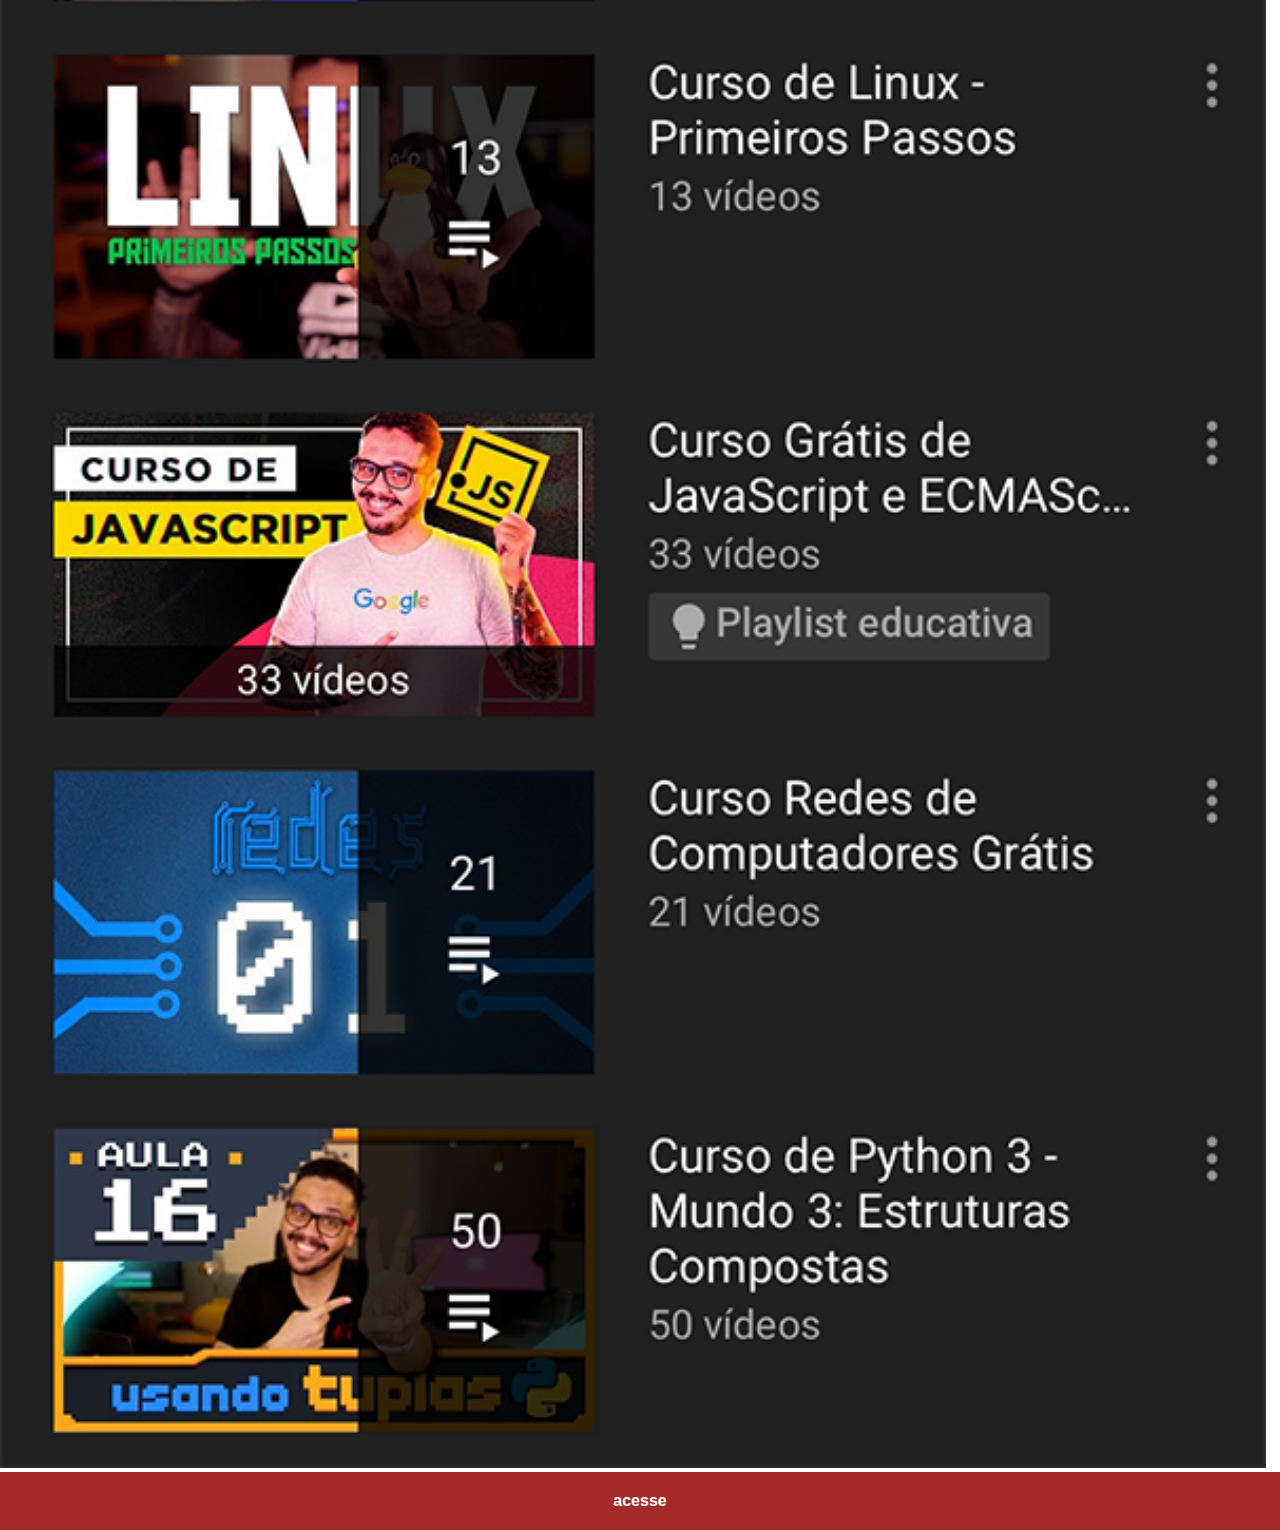
<file: youtube.html>
<!DOCTYPE html>
<html lang="pt-br">
<head>
    <meta charset="UTF-8">
    <meta name="viewport" content="width=device-width, initial-scale=1.0">
    <title>youtube</title>
    <link rel="stylesheet" href="estilos/social.css">
</head>
<body>
    <img src="imagens/tela-youtube.png" alt="you tube">
    <a href="https://www.youtube.com/c/CursoemV%C3%ADdeo/playlists" target="_blank">acesse</a>
    
</body>
</html>
</file>
<file: estilos/style.css>
@charset "UTF-8";

*{
    padding: 0px;
    margin: 0px;
    font-family: Arial, Helvetica, sans-serif;
}

html, body{
    height: 100vh;
    width: 100vw;
    background-color: black;
}

body{
    background: url(../imagens/fundo-madeira.jpg) no-repeat top center;
    background-size: cover;
    background-attachment: fixed;
   
}

main{
    position: relative;
    height: 100vh;
    
}

section#telefone{
    position: absolute;
    top: 50%;
    left: 50%;
    transform: translate(-50%, -50%);

    height: 627px;
    width: 311px;
    background: url(../imagens/frame-iphone.png) no-repeat;
}

section#redes-sociais{
    text-align: right;
    
}

section#redes-sociais img{
    width: 50px;
    border-radius: 50%;
    box-shadow: 2px 2px 2px 2px rgba(0, 0, 0, 0.41);   
    margin: 10px;
}

section#redes-sociais img:hover{
    border: 2px solid white;
    transform:translate(-3px, -3px);
    box-shadow: 5px 5px 5px rgba(0, 0, 0, 0.41);
    
    
}

iframe#tela{
    position: absolute;
    top: 80px;
    left: 22px;
    width: 267px;
    height: 480px;
    
}
</file>
<file: estilos/social.css>
@charset "UTF-8";

*{
    padding: 0px;
    margin: 0px;
    font-family: Arial, Helvetica, sans-serif;
}
::-webkit-scrollbar{
    width: 0px;
    height: 0px;
}
img{
    width: 98.9vw;

}
a{
    display: block;
    background-color: brown;
    color: white;
    padding: 20px;
    text-align: center;
    font-weight: bolder;
    text-decoration: none;
}

a:hover{
    background-color: blue;
}
</file>
